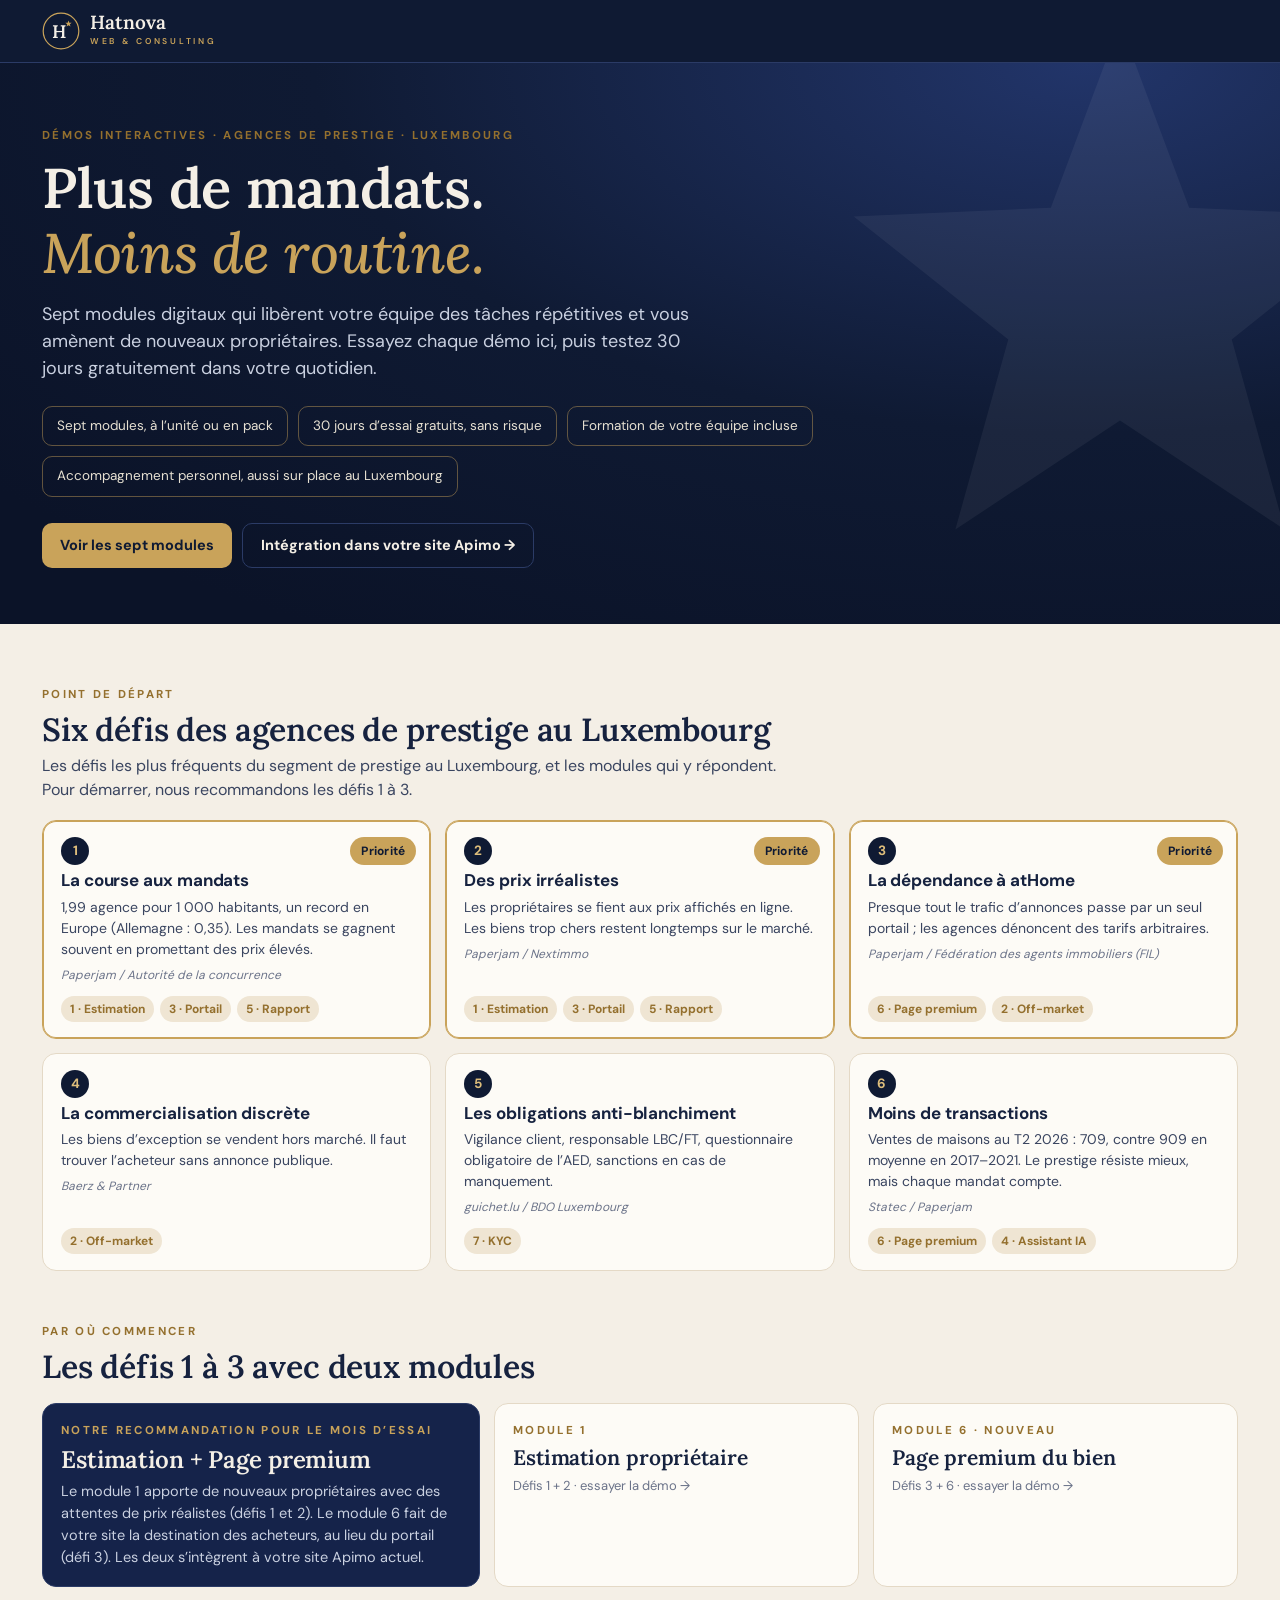
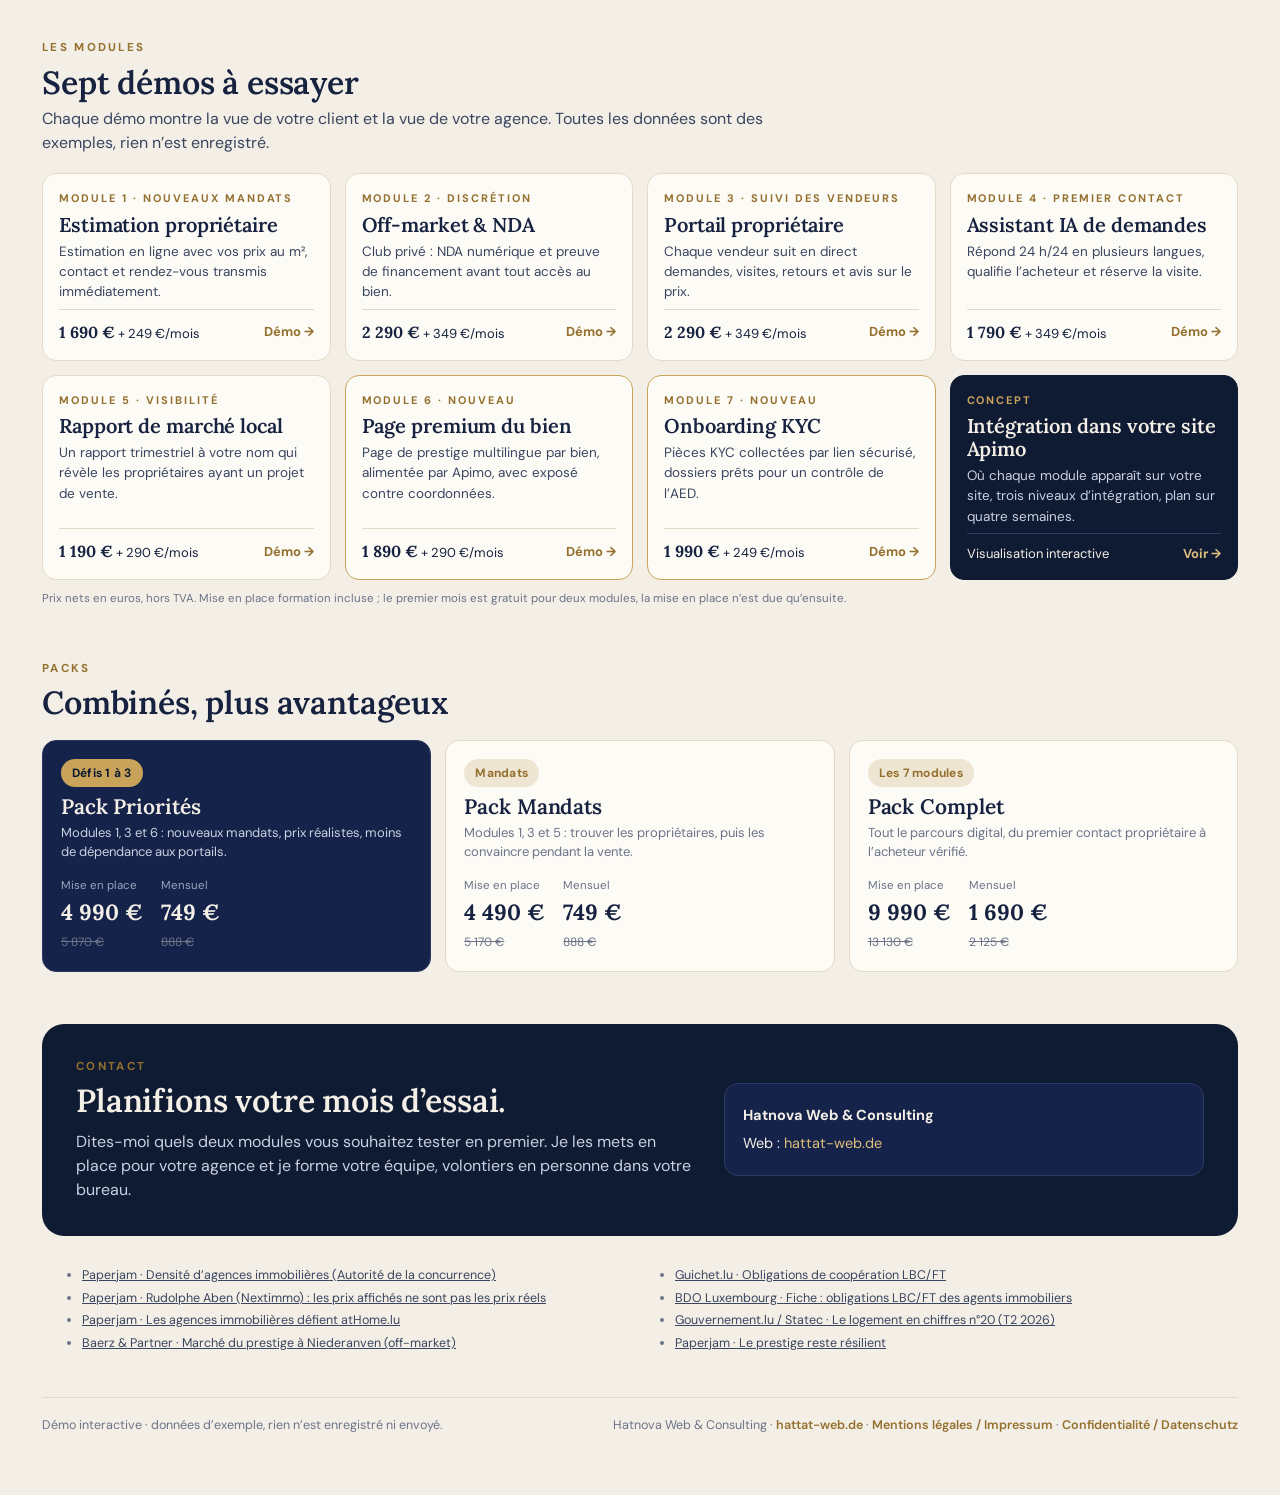
<file: index.html>
<!DOCTYPE html>
<html lang="fr">
<head>
<meta charset="utf-8">
<meta http-equiv="Content-Security-Policy" content="default-src 'none'; script-src 'self'; style-src 'self' 'unsafe-inline'; img-src 'self' data:; font-src 'self'; connect-src 'none'; media-src 'none'; object-src 'none'; frame-src 'none'; worker-src 'none'; manifest-src 'none'; base-uri 'none'; form-action 'none'; upgrade-insecure-requests">
<meta name="referrer" content="no-referrer">
<meta name="robots" content="noindex, nofollow, noarchive">
<link rel="icon" href="assets/favicon.svg" type="image/svg+xml">

<meta name="viewport" content="width=device-width, initial-scale=1">
<title>Hatnova · Démos des modules pour agences de prestige au Luxembourg</title>
<meta name="description" content="Sept modules digitaux pour agences immobilières de prestige au Luxembourg : démos interactives, défis du marché, intégration Apimo.">
<link rel="stylesheet" href="assets/hatnova.css">
<style>
  .hero{background:radial-gradient(110% 120% at 85% 0%,#22356a 0%,var(--navy) 55%,#0b1328 100%);color:var(--cream);position:relative;overflow:hidden}
  .hero::after{content:"";position:absolute;right:-120px;top:-40px;width:560px;height:560px;opacity:.05;background:no-repeat center/contain url("data:image/svg+xml,%3Csvg xmlns='http://www.w3.org/2000/svg' viewBox='-10 -10 20 20'%3E%3Cpath fill='%23fff' d='M0,-10 L2.47,-3.4 L9.51,-3.09 L3.99,1.3 L5.88,8.09 L0,4.2 L-5.88,8.09 L-3.99,1.3 L-9.51,-3.09 L-2.47,-3.4Z'/%3E%3C/svg%3E")}
  .hero-in{max-width:1240px;margin:0 auto;padding:64px 22px 56px;position:relative;z-index:1}
  .hero h1{font-size:56px;margin:12px 0 16px;color:var(--cream)}
  .hero h1 em{color:var(--gold);font-weight:500}
  .hero p.lead{font-size:18px;color:#c9d0e0;max-width:680px}
  .hero .facts{display:flex;flex-wrap:wrap;gap:10px;margin-top:24px}
  .hero .facts span{border:1px solid rgba(201,163,90,.45);border-radius:10px;padding:9px 14px;font-size:13.5px;color:#e6e0d2}
  .hero .cta{display:flex;flex-wrap:wrap;gap:10px;margin-top:26px}
  section.blk{margin-top:52px}
  section.blk>h2{font-size:32px;margin:8px 0 6px}
  section.blk>p.sub{color:var(--ink-2);max-width:760px}
  .defis{display:grid;grid-template-columns:repeat(3,1fr);gap:14px;margin-top:18px}
  .defi{background:var(--paper);border:1px solid var(--line);border-radius:var(--r);padding:16px 18px;position:relative;display:flex;flex-direction:column;gap:6px}
  .defi.prio{border-color:var(--gold);box-shadow:0 0 0 1px var(--gold) inset}
  .defi .no{width:28px;height:28px;border-radius:50%;background:var(--navy);color:var(--gold-2);font-weight:700;display:grid;place-items:center;font-size:13.5px}
  .defi h3{font-family:var(--sans);font-size:17px;font-weight:700}
  .defi p{font-size:14px;color:var(--ink-2)}
  .defi .src{font-size:12px;color:var(--muted);font-style:italic}
  .defi .sol{margin-top:auto;padding-top:6px;display:flex;flex-wrap:wrap;gap:6px}
  .defi .sol a{font-size:12px;font-weight:700;text-decoration:none;background:var(--sand);color:var(--gold-d);padding:4px 9px;border-radius:99px}
  .defi .sol a:hover{background:var(--gold);color:var(--navy)}
  .defi .badge{position:absolute;right:14px;top:16px}
  .start{display:grid;grid-template-columns:1.2fr 1fr 1fr;gap:14px;margin-top:18px;align-items:stretch}
  .start .card.dark h3{font-size:24px;color:var(--cream);margin:6px 0 8px}
  .start .card.dark p{color:#c9d0e0;font-size:14.5px}
  .start a.card{text-decoration:none;display:flex;flex-direction:column;gap:6px;transition:transform .15s}
  .start a.card:hover{transform:translateY(-2px)}
  .mods{display:grid;grid-template-columns:repeat(4,1fr);gap:14px;margin-top:18px}
  .mcard{background:var(--paper);border:1px solid var(--line);border-radius:var(--r);padding:16px;text-decoration:none;display:flex;flex-direction:column;gap:6px;transition:transform .15s,box-shadow .15s}
  .mcard:hover{transform:translateY(-3px);box-shadow:var(--shadow)}
  .mcard .n{font-size:11px;letter-spacing:.18em;text-transform:uppercase;color:var(--gold-d);font-weight:700}
  .mcard h3{font-size:20px}
  .mcard p{font-size:13.5px;color:var(--ink-2)}
  .mcard .pr{margin-top:auto;padding-top:10px;border-top:1px solid var(--line);display:flex;justify-content:space-between;align-items:center;font-size:13px}
  .mcard .pr b{font-family:var(--serif);font-size:16px}
  .mcard .go{color:var(--gold-d);font-weight:700}
  .mcard.new{border-color:var(--gold)}
  .mcard.int{background:var(--navy);color:var(--cream);border-color:var(--navy)}
  .mcard.int h3{color:var(--cream)}.mcard.int p{color:#c9d0e0}.mcard.int .n{color:var(--gold)}.mcard.int .pr{border-color:var(--navy-line)}.mcard.int .go{color:var(--gold-2)}
  .packs{display:grid;grid-template-columns:repeat(3,1fr);gap:14px;margin-top:18px}
  .packs .card h3{font-size:21px;margin:8px 0 4px}
  .packs .card .p{display:flex;gap:18px;margin-top:10px}
  .packs .card .p b{font-family:var(--serif);font-size:22px;display:block}
  .packs .card .p small{font-size:11.5px;color:var(--muted)}
  .packs .card.dark .p small{color:#9aa4bd}
  .packs s{font-size:12px;color:var(--muted)}
  .contact{margin-top:52px;background:var(--navy);color:var(--cream);border-radius:22px;padding:34px;display:grid;grid-template-columns:1.3fr 1fr;gap:24px;align-items:center}
  .contact h2{font-size:32px;color:var(--cream)}
  .contact p{color:#c9d0e0}
  .contact .card{background:var(--navy-2);border-color:var(--navy-line);color:var(--cream);font-size:14.5px;line-height:1.9}
  .contact .card a{color:var(--gold-2);text-decoration:none}
  .srcs{font-size:12.5px;color:var(--muted);margin-top:30px;columns:2;gap:30px}
  .srcs a{color:var(--ink-2)}
  .srcs li{margin-bottom:4px;break-inside:avoid}
  @media (max-width:1080px){.mods{grid-template-columns:repeat(2,1fr)}.defis{grid-template-columns:repeat(2,1fr)}.start{grid-template-columns:1fr}}
  @media (max-width:640px){.hero h1{font-size:36px}.hero-in{padding:40px 16px}.mods,.defis,.packs{grid-template-columns:1fr}.contact{grid-template-columns:1fr;padding:22px}.srcs{columns:1}}
</style>
</head>
<body>
<header class="topbar"><div class="topbar-in"><a class="brand" href="index.html"><svg viewBox="0 0 48 48" aria-hidden="true"><circle cx="24" cy="24" r="22.5" fill="none" stroke="#c9a35a" stroke-width="1.5"/><text x="21.5" y="32.5" text-anchor="middle" font-family="Lora,Georgia,serif" font-size="23" font-weight="600" fill="#f4efe6">H</text><path transform="translate(33.5 15) scale(.42)" fill="#c9a35a" d="M0,-10 L2.47,-3.4 L9.51,-3.09 L3.99,1.3 L5.88,8.09 L0,4.2 L-5.88,8.09 L-3.99,1.3 L-9.51,-3.09 L-2.47,-3.4Z"/></svg><span><b>Hatnova</b><small>WEB &amp; CONSULTING</small></span></a><div class="sp"></div></div></header>
<div class="hero"><div class="hero-in">
  <div class="eyebrow">Démos interactives · agences de prestige · Luxembourg</div>
  <h1>Plus de mandats.<br><em>Moins de routine.</em></h1>
  <p class="lead">Sept modules digitaux qui libèrent votre équipe des tâches répétitives et vous amènent de nouveaux propriétaires. Essayez chaque démo ici, puis testez 30 jours gratuitement dans votre quotidien.</p>
  <div class="facts"><span>Sept modules, à l’unité ou en pack</span><span>30 jours d’essai gratuits, sans risque</span><span>Formation de votre équipe incluse</span><span>Accompagnement personnel, aussi sur place au Luxembourg</span></div>
  <div class="cta"><a class="btn btn-gold" href="#modules">Voir les sept modules</a><a class="btn btn-ghost on-dark" href="integration-apimo/index.html">Intégration dans votre site Apimo →</a></div>
</div></div>

<main class="wrap" style="padding-top:10px">
  <section class="blk" id="defis">
    <div class="eyebrow">Point de départ</div>
    <h2>Six défis des agences de prestige au Luxembourg</h2>
    <p class="sub">Les défis les plus fréquents du segment de prestige au Luxembourg, et les modules qui y répondent. Pour démarrer, nous recommandons les défis 1 à 3.</p>
    <div class="defis">
      <div class="defi prio"><span class="chip badge" style="background:var(--gold);color:var(--navy)">Priorité</span><span class="no">1</span><h3>La course aux mandats</h3><p>1,99 agence pour 1 000 habitants, un record en Europe (Allemagne : 0,35). Les mandats se gagnent souvent en promettant des prix élevés.</p><span class="src">Paperjam / Autorité de la concurrence</span>
        <div class="sol"><a href="estimation/index.html">1 · Estimation</a><a href="portail-proprietaire/index.html">3 · Portail</a><a href="rapport-marche/index.html">5 · Rapport</a></div></div>
      <div class="defi prio"><span class="chip badge" style="background:var(--gold);color:var(--navy)">Priorité</span><span class="no">2</span><h3>Des prix irréalistes</h3><p>Les propriétaires se fient aux prix affichés en ligne. Les biens trop chers restent longtemps sur le marché.</p><span class="src">Paperjam / Nextimmo</span>
        <div class="sol"><a href="estimation/index.html">1 · Estimation</a><a href="portail-proprietaire/index.html">3 · Portail</a><a href="rapport-marche/index.html">5 · Rapport</a></div></div>
      <div class="defi prio"><span class="chip badge" style="background:var(--gold);color:var(--navy)">Priorité</span><span class="no">3</span><h3>La dépendance à atHome</h3><p>Presque tout le trafic d’annonces passe par un seul portail ; les agences dénoncent des tarifs arbitraires.</p><span class="src">Paperjam / Fédération des agents immobiliers (FIL)</span>
        <div class="sol"><a href="page-premium/index.html">6 · Page premium</a><a href="off-market/index.html">2 · Off-market</a></div></div>
      <div class="defi"><span class="no">4</span><h3>La commercialisation discrète</h3><p>Les biens d’exception se vendent hors marché. Il faut trouver l’acheteur sans annonce publique.</p><span class="src">Baerz &amp; Partner</span>
        <div class="sol"><a href="off-market/index.html">2 · Off-market</a></div></div>
      <div class="defi"><span class="no">5</span><h3>Les obligations anti-blanchiment</h3><p>Vigilance client, responsable LBC/FT, questionnaire obligatoire de l’AED, sanctions en cas de manquement.</p><span class="src">guichet.lu / BDO Luxembourg</span>
        <div class="sol"><a href="kyc/index.html">7 · KYC</a></div></div>
      <div class="defi"><span class="no">6</span><h3>Moins de transactions</h3><p>Ventes de maisons au T2 2026 : 709, contre 909 en moyenne en 2017–2021. Le prestige résiste mieux, mais chaque mandat compte.</p><span class="src">Statec / Paperjam</span>
        <div class="sol"><a href="page-premium/index.html">6 · Page premium</a><a href="assistant-ia/index.html">4 · Assistant IA</a></div></div>
    </div>
  </section>

  <section class="blk">
    <div class="eyebrow">Par où commencer</div>
    <h2>Les défis 1 à 3 avec deux modules</h2>
    <div class="start">
      <div class="card dark"><div class="eyebrow">Notre recommandation pour le mois d’essai</div><h3>Estimation + Page premium</h3><p>Le module 1 apporte de nouveaux propriétaires avec des attentes de prix réalistes (défis 1 et 2). Le module 6 fait de votre site la destination des acheteurs, au lieu du portail (défi 3). Les deux s’intègrent à votre site Apimo actuel.</p></div>
      <a class="card" href="estimation/index.html"><span class="eyebrow">Module 1</span><h3 style="font-size:21px">Estimation propriétaire</h3><p class="small muted">Défis 1 + 2 · essayer la démo →</p></a>
      <a class="card" href="page-premium/index.html"><span class="eyebrow">Module 6 · nouveau</span><h3 style="font-size:21px">Page premium du bien</h3><p class="small muted">Défis 3 + 6 · essayer la démo →</p></a>
    </div>
  </section>

  <section class="blk" id="modules">
    <div class="eyebrow">Les modules</div>
    <h2>Sept démos à essayer</h2>
    <p class="sub">Chaque démo montre la vue de votre client et la vue de votre agence. Toutes les données sont des exemples, rien n’est enregistré.</p>
    <div class="mods">
      <a class="mcard" href="estimation/index.html"><span class="n">Module 1 · Nouveaux mandats</span><h3>Estimation propriétaire</h3><p>Estimation en ligne avec vos prix au m², contact et rendez-vous transmis immédiatement.</p><div class="pr"><span><b>1 690 €</b> + 249 €/mois</span><span class="go">Démo →</span></div></a>
      <a class="mcard" href="off-market/index.html"><span class="n">Module 2 · Discrétion</span><h3>Off-market &amp; NDA</h3><p>Club privé : NDA numérique et preuve de financement avant tout accès au bien.</p><div class="pr"><span><b>2 290 €</b> + 349 €/mois</span><span class="go">Démo →</span></div></a>
      <a class="mcard" href="portail-proprietaire/index.html"><span class="n">Module 3 · Suivi des vendeurs</span><h3>Portail propriétaire</h3><p>Chaque vendeur suit en direct demandes, visites, retours et avis sur le prix.</p><div class="pr"><span><b>2 290 €</b> + 349 €/mois</span><span class="go">Démo →</span></div></a>
      <a class="mcard" href="assistant-ia/index.html"><span class="n">Module 4 · Premier contact</span><h3>Assistant IA de demandes</h3><p>Répond 24 h/24 en plusieurs langues, qualifie l’acheteur et réserve la visite.</p><div class="pr"><span><b>1 790 €</b> + 349 €/mois</span><span class="go">Démo →</span></div></a>
      <a class="mcard" href="rapport-marche/index.html"><span class="n">Module 5 · Visibilité</span><h3>Rapport de marché local</h3><p>Un rapport trimestriel à votre nom qui révèle les propriétaires ayant un projet de vente.</p><div class="pr"><span><b>1 190 €</b> + 290 €/mois</span><span class="go">Démo →</span></div></a>
      <a class="mcard new" href="page-premium/index.html"><span class="n">Module 6 · Nouveau</span><h3>Page premium du bien</h3><p>Page de prestige multilingue par bien, alimentée par Apimo, avec exposé contre coordonnées.</p><div class="pr"><span><b>1 890 €</b> + 290 €/mois</span><span class="go">Démo →</span></div></a>
      <a class="mcard new" href="kyc/index.html"><span class="n">Module 7 · Nouveau</span><h3>Onboarding KYC</h3><p>Pièces KYC collectées par lien sécurisé, dossiers prêts pour un contrôle de l’AED.</p><div class="pr"><span><b>1 990 €</b> + 249 €/mois</span><span class="go">Démo →</span></div></a>
      <a class="mcard int" href="integration-apimo/index.html"><span class="n">Concept</span><h3>Intégration dans votre site Apimo</h3><p>Où chaque module apparaît sur votre site, trois niveaux d’intégration, plan sur quatre semaines.</p><div class="pr"><span>Visualisation interactive</span><span class="go">Voir →</span></div></a>
    </div>
    <p class="xs muted" style="margin-top:10px">Prix nets en euros, hors TVA. Mise en place formation incluse ; le premier mois est gratuit pour deux modules, la mise en place n’est due qu’ensuite.</p>
  </section>

  <section class="blk">
    <div class="eyebrow">Packs</div>
    <h2>Combinés, plus avantageux</h2>
    <div class="packs">
      <div class="card dark"><span class="chip" style="background:var(--gold);color:var(--navy)">Défis 1 à 3</span><h3 style="color:var(--cream)">Pack Priorités</h3><p class="small" style="color:#c9d0e0">Modules 1, 3 et 6 : nouveaux mandats, prix réalistes, moins de dépendance aux portails.</p>
        <div class="p"><div><small>Mise en place</small><b>4 990 €</b><s>5 870 €</s></div><div><small>Mensuel</small><b>749 €</b><s>888 €</s></div></div></div>
      <div class="card"><span class="chip">Mandats</span><h3>Pack Mandats</h3><p class="small muted">Modules 1, 3 et 5 : trouver les propriétaires, puis les convaincre pendant la vente.</p>
        <div class="p"><div><small>Mise en place</small><b>4 490 €</b><s>5 170 €</s></div><div><small>Mensuel</small><b>749 €</b><s>888 €</s></div></div></div>
      <div class="card"><span class="chip">Les 7 modules</span><h3>Pack Complet</h3><p class="small muted">Tout le parcours digital, du premier contact propriétaire à l’acheteur vérifié.</p>
        <div class="p"><div><small>Mise en place</small><b>9 990 €</b><s>13 130 €</s></div><div><small>Mensuel</small><b>1 690 €</b><s>2 125 €</s></div></div></div>
    </div>
  </section>

  <div class="contact">
    <div><div class="eyebrow">Contact</div><h2 style="margin-top:8px">Planifions votre mois d’essai.</h2><p style="margin-top:10px">Dites-moi quels deux modules vous souhaitez tester en premier. Je les mets en place pour votre agence et je forme votre équipe, volontiers en personne dans votre bureau.</p></div>
    <div class="card"><b>Hatnova Web &amp; Consulting</b><br>Web : <a href="https://hattat-web.de/" rel="noopener noreferrer">hattat-web.de</a></div>
  </div>

  <ul class="srcs">
    <li><a href="https://paperjam.lu/article/trop-agences-immobilieres-sure" rel="noopener noreferrer">Paperjam · Densité d’agences immobilières (Autorité de la concurrence)</a></li>
    <li><a href="https://paperjam.lu/article/rudophe-aben-les-prix-affiches-ne-sont-pas-les-prix-reels" rel="noopener noreferrer">Paperjam · Rudolphe Aben (Nextimmo) : les prix affichés ne sont pas les prix réels</a></li>
    <li><a href="https://paperjam.lu/article/les-agences-immobilieres-defient-athome-lu" rel="noopener noreferrer">Paperjam · Les agences immobilières défient atHome.lu</a></li>
    <li><a href="https://www.baerz.com/en/niederanven" rel="noopener noreferrer">Baerz &amp; Partner · Marché du prestige à Niederanven (off-market)</a></li>
    <li><a href="https://guichet.public.lu/fr/entreprises/gestion-juridique-comptabilite/gestion-financiere-comptabilite/lutte-contre-blanchiment/obligation-cooperation-lutte-blanchiment.html" rel="noopener noreferrer">Guichet.lu · Obligations de coopération LBC/FT</a></li>
    <li><a href="https://www.bdo.lu/getattachment/d8161b40-8348-4092-af70-441ccb14c2e9/fact_sheet_le_secteur_de_l_immobilier_fr.pdf" rel="noopener noreferrer">BDO Luxembourg · Fiche : obligations LBC/FT des agents immobiliers</a></li>
    <li><a href="https://gouvernement.lu/fr/actualites/toutes_actualites/communiques/2026/09-septembre/24-logement-en-chiffres-n20.html" rel="noopener noreferrer">Gouvernement.lu / Statec · Le logement en chiffres n°20 (T2 2026)</a></li>
    <li><a href="https://en.paperjam.lu/article/luxury-property-staying-resilient-while-reinventing-itself" rel="noopener noreferrer">Paperjam · Le prestige reste résilient</a></li>
  </ul>
<footer class="foot"><span>Démo interactive · données d’exemple, rien n’est enregistré ni envoyé.</span><span>Hatnova Web &amp; Consulting · <a href="https://hattat-web.de/" rel="noopener noreferrer">hattat-web.de</a> · <a href="https://hattat-web.de/impressum.html" rel="noopener noreferrer">Mentions légales / Impressum</a> · <a href="https://hattat-web.de/datenschutz.html" rel="noopener noreferrer">Confidentialité / Datenschutz</a></span></footer>
</main>
<script src="assets/hatnova.js" defer></script>
</body>
</html>
</file>
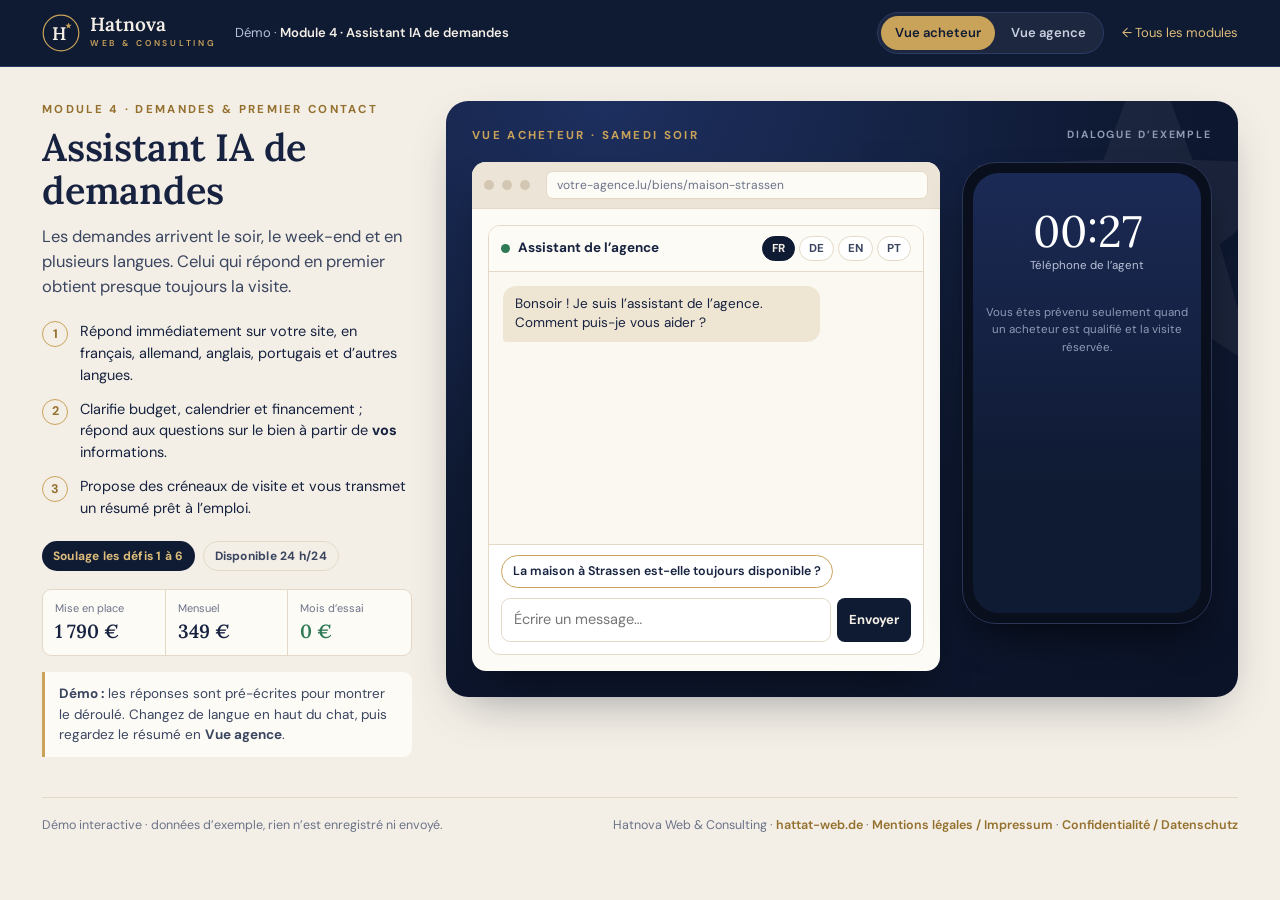
<file: assistant-ia/index.html>
<!DOCTYPE html>
<html lang="fr">
<head>
<meta charset="utf-8">
<meta http-equiv="Content-Security-Policy" content="default-src 'none'; script-src 'self'; style-src 'self' 'unsafe-inline'; img-src 'self' data:; font-src 'self'; connect-src 'none'; media-src 'none'; object-src 'none'; frame-src 'none'; worker-src 'none'; manifest-src 'none'; base-uri 'none'; form-action 'none'; upgrade-insecure-requests">
<meta name="referrer" content="no-referrer">
<meta name="robots" content="noindex, nofollow, noarchive">
<link rel="icon" href="../assets/favicon.svg" type="image/svg+xml">

<meta name="viewport" content="width=device-width, initial-scale=1">
<title>Module 4 · Assistant IA de demandes — Démo Hatnova</title>
<meta name="description" content="Démo interactive : assistant multilingue qui répond aux demandes, qualifie les acheteurs et propose des visites.">
<link rel="stylesheet" href="../assets/hatnova.css">
<style>
  .chat{display:flex;flex-direction:column;height:430px;border:1px solid var(--line);border-radius:12px;background:#fff;overflow:hidden}
  .chat-head{display:flex;align-items:center;gap:8px;padding:10px 12px;border-bottom:1px solid var(--line);background:var(--paper)}
  .chat-head b{font-size:13.5px;flex:1}
  .lang{display:flex;gap:4px}
  .lang button{border:1px solid var(--line);background:#fff;border-radius:99px;padding:3px 9px;font-size:11.5px;font-weight:700;cursor:pointer;color:var(--ink-2)}
  .lang button.on{background:var(--navy);color:var(--cream);border-color:var(--navy)}
  .msgs{flex:1;overflow:auto;padding:14px;display:flex;flex-direction:column;gap:8px;background:#fbf8f2}
  .m{max-width:78%;padding:9px 12px;border-radius:13px;font-size:13.5px;line-height:1.4;animation:fade .25s ease}
  .m.bot{background:var(--sand);align-self:flex-start;border-bottom-left-radius:4px}
  .m.me{background:var(--navy);color:var(--cream);align-self:flex-end;border-bottom-right-radius:4px}
  .typing{align-self:flex-start;background:var(--sand);border-radius:13px;padding:10px 14px;display:flex;gap:4px}
  .typing i{width:6px;height:6px;border-radius:50%;background:var(--muted);animation:blink 1s infinite}
  .typing i:nth-child(2){animation-delay:.15s}.typing i:nth-child(3){animation-delay:.3s}
  @keyframes blink{0%,100%{opacity:.25}50%{opacity:1}}
  .quick{display:flex;flex-wrap:wrap;gap:6px;padding:10px 12px;border-top:1px solid var(--line)}
  .quick button{border:1px solid var(--gold);background:#fff;color:var(--ink);border-radius:99px;padding:6px 11px;font-size:12.5px;cursor:pointer;font-weight:600}
  .quick button:hover{background:#fbf3e3}
  .inputrow{display:flex;gap:6px;padding:0 12px 12px}
  .sum{border:1px solid var(--gold);background:#fbf3e3;border-radius:12px;padding:14px}
  .sum dl{display:grid;grid-template-columns:130px 1fr;gap:4px 10px;margin:8px 0 0;font-size:13.5px}
  .sum dt{color:var(--muted)}
  .sum dd{margin:0;font-weight:600}
  .kb .li label{display:flex;align-items:center;gap:8px;cursor:pointer}
</style>
</head>
<body>
<header class="topbar"><div class="topbar-in"><a class="brand" href="../index.html"><svg viewBox="0 0 48 48" aria-hidden="true"><circle cx="24" cy="24" r="22.5" fill="none" stroke="#c9a35a" stroke-width="1.5"/><text x="21.5" y="32.5" text-anchor="middle" font-family="Lora,Georgia,serif" font-size="23" font-weight="600" fill="#f4efe6">H</text><path transform="translate(33.5 15) scale(.42)" fill="#c9a35a" d="M0,-10 L2.47,-3.4 L9.51,-3.09 L3.99,1.3 L5.88,8.09 L0,4.2 L-5.88,8.09 L-3.99,1.3 L-9.51,-3.09 L-2.47,-3.4Z"/></svg><span><b>Hatnova</b><small>WEB &amp; CONSULTING</small></span></a><div class="crumb">Démo · <b>Module 4 · Assistant IA de demandes</b></div><div class="sp"></div><div class="seg" role="group" aria-label="Vue"><button type="button" data-set-view="client" class="on" aria-pressed="true">Vue acheteur</button><button type="button" data-set-view="agence" aria-pressed="false">Vue agence</button></div><a class="toplink" href="../index.html">← Tous les modules</a></div></header>
<main class="wrap">
 <div class="mod">
  <section class="intro">
    <div class="eyebrow">Module 4 · Demandes &amp; premier contact</div>
    <h1>Assistant IA de demandes</h1>
    <p class="lead">Les demandes arrivent le soir, le week-end et en plusieurs langues. Celui qui répond en premier obtient presque toujours la visite.</p>
    <ol class="steps">
      <li><span>1</span><div>Répond immédiatement sur votre site, en français, allemand, anglais, portugais et d’autres langues.</div></li>
      <li><span>2</span><div>Clarifie budget, calendrier et financement ; répond aux questions sur le bien à partir de <b>vos</b> informations.</div></li>
      <li><span>3</span><div>Propose des créneaux de visite et vous transmet un résumé prêt à l’emploi.</div></li>
    </ol>
    <div class="chips"><span class="chip navy">Soulage les défis 1 à 6</span><span class="chip ghost">Disponible 24 h/24</span></div>
    <div class="pricebox"><div><small>Mise en place</small><b>1 790 €</b></div><div><small>Mensuel</small><b>349 €</b></div><div class="free"><small>Mois d’essai</small><b>0 €</b></div></div>
    <p class="note"><b>Démo :</b> les réponses sont pré-écrites pour montrer le déroulé. Changez de langue en haut du chat, puis regardez le résumé en <b>Vue agence</b>.</p>
  </section>

  <section>
   <div class="stage" data-view="client">
    <div class="stage-head"><span class="eyebrow">Vue acheteur · samedi soir</span><span class="sp"></span><span class="sample">Dialogue d’exemple</span></div>
    <div class="split">
     <div class="browser">
      <div class="browser-bar"><i></i><i></i><i></i><div class="url">votre-agence.lu/biens/maison-strassen</div></div>
      <div class="browser-body" style="padding:16px">
        <div class="chat">
          <div class="chat-head"><span class="tick ok" style="width:9px;height:9px"></span><b>Assistant de l’agence</b>
            <div class="lang" id="langs"><button data-l="fr" class="on">FR</button><button data-l="de">DE</button><button data-l="en">EN</button><button data-l="pt">PT</button></div></div>
          <div class="msgs" id="msgs"></div>
          <div class="quick" id="quick"></div>
          <form class="inputrow" id="free"><input class="input" id="freeTxt" placeholder="Écrire un message…"><button class="btn btn-navy btn-sm" type="submit">Envoyer</button></form>
        </div>
      </div>
     </div>
     <div class="phone" aria-label="Téléphone de l’agent">
      <div class="phone-screen">
        <div class="clock" id="clk">22:19</div>
        <div class="date">Téléphone de l’agent</div>
        <div id="notifs"></div>
        <p class="xs" id="hint" style="color:#8f9ab5;text-align:center;margin-top:30px">Vous êtes prévenu seulement quand un acheteur est qualifié et la visite réservée.</p>
      </div>
     </div>
    </div>
   </div>

   <div class="stage hidden" data-view="agence">
    <div class="stage-head"><span class="eyebrow">Vue agence · Demandes qualifiées</span><span class="sp"></span><span class="sample">Données d’exemple</span></div>
    <div class="browser">
      <div class="browser-bar"><i></i><i></i><i></i><div class="url">espace.votre-agence.lu/assistant</div></div>
      <div class="browser-body">
        <div class="kpis" style="margin-bottom:16px">
          <div class="kpi"><b>64 %</b><small>Demandes hors horaires</small></div>
          <div class="kpi"><b>&lt; 10 s</b><small>Délai de réponse</small></div>
          <div class="kpi"><b id="kQ">7</b><small>Acheteurs qualifiés cette semaine</small></div>
        </div>
        <div id="sumBox"><div class="card small muted">Terminez le dialogue en Vue acheteur : le résumé de la demande apparaît ici.</div></div>
        <h3 style="font-size:18px;margin:18px 0 8px">Base de connaissances (vos réponses)</h3>
        <div class="list kb">
          <div class="li"><div class="grow"><b>Charges mensuelles</b><small>« Environ 420 € par mois, chauffage compris. »</small></div><label class="xs"><input type="checkbox" checked> L’assistant répond</label></div>
          <div class="li"><div class="grow"><b>Classe énergétique</b><small>« Classe B, certificat disponible sur demande. »</small></div><label class="xs"><input type="checkbox" checked> L’assistant répond</label></div>
          <div class="li"><div class="grow"><b>Négociation du prix</b><small>Question transmise à l’agent, jamais de réponse automatique.</small></div><label class="xs"><input type="checkbox"> L’assistant répond</label></div>
          <div class="li"><div class="grow"><b>Créneaux de visite</b><small>Synchronisés avec votre agenda.</small></div><label class="xs"><input type="checkbox" checked> L’assistant répond</label></div>
        </div>
      </div>
    </div>
   </div>
  </section>
 </div>
<footer class="foot"><span>Démo interactive · données d’exemple, rien n’est enregistré ni envoyé.</span><span>Hatnova Web &amp; Consulting · <a href="https://hattat-web.de/" rel="noopener noreferrer">hattat-web.de</a> · <a href="https://hattat-web.de/impressum.html" rel="noopener noreferrer">Mentions légales / Impressum</a> · <a href="https://hattat-web.de/datenschutz.html" rel="noopener noreferrer">Confidentialité / Datenschutz</a></span></footer>
</main>
<script src="../assets/hatnova.js" defer></script>
<script src="../assets/js/assistant-ia.js" defer></script>
</body>
</html>
</file>
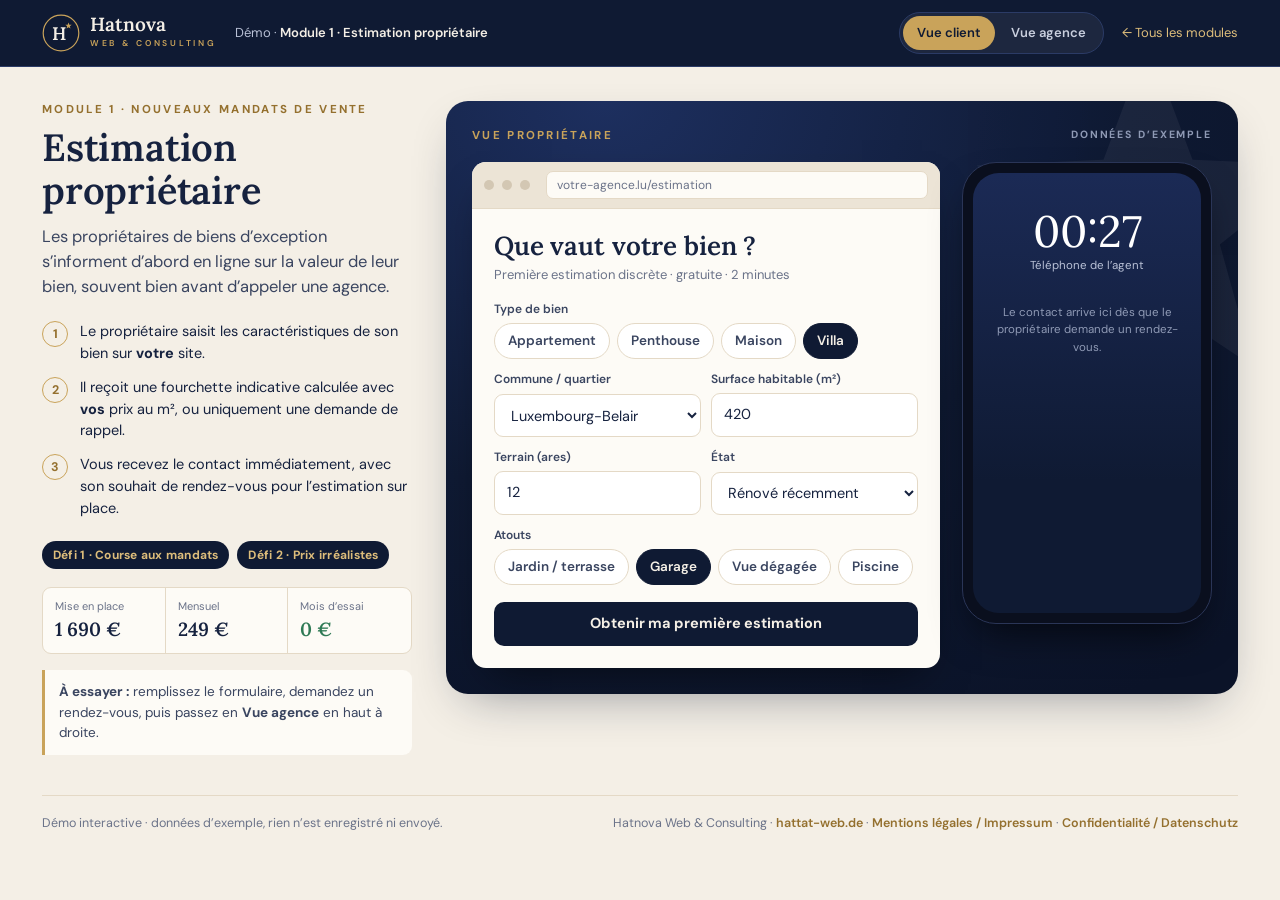
<file: estimation/index.html>
<!DOCTYPE html>
<html lang="fr">
<head>
<meta charset="utf-8">
<meta http-equiv="Content-Security-Policy" content="default-src 'none'; script-src 'self'; style-src 'self' 'unsafe-inline'; img-src 'self' data:; font-src 'self'; connect-src 'none'; media-src 'none'; object-src 'none'; frame-src 'none'; worker-src 'none'; manifest-src 'none'; base-uri 'none'; form-action 'none'; upgrade-insecure-requests">
<meta name="referrer" content="no-referrer">
<meta name="robots" content="noindex, nofollow, noarchive">
<link rel="icon" href="../assets/favicon.svg" type="image/svg+xml">

<meta name="viewport" content="width=device-width, initial-scale=1">
<title>Module 1 · Estimation propriétaire — Démo Hatnova</title>
<meta name="description" content="Démo interactive : estimation en ligne pour propriétaires, avec contact transmis instantanément à l'agence.">
<link rel="stylesheet" href="../assets/hatnova.css">
<style>
  .result{margin-top:16px;border:1px solid var(--gold);background:#fbf3e3;border-radius:12px;padding:14px 16px}
  .result .range{font-family:var(--serif);font-size:30px;font-weight:600;color:var(--ink);margin:2px 0}
  .bar{position:relative;height:8px;border-radius:99px;background:linear-gradient(90deg,#e9dcc0,var(--gold),#e9dcc0);margin:10px 0 4px}
  .bar i{position:absolute;top:-4px;width:3px;height:16px;background:var(--navy);border-radius:2px;left:50%}
  .terr.hidden{display:none}
  .lead-new{background:#fff8e8}
</style>
</head>
<body>
<header class="topbar"><div class="topbar-in"><a class="brand" href="../index.html"><svg viewBox="0 0 48 48" aria-hidden="true"><circle cx="24" cy="24" r="22.5" fill="none" stroke="#c9a35a" stroke-width="1.5"/><text x="21.5" y="32.5" text-anchor="middle" font-family="Lora,Georgia,serif" font-size="23" font-weight="600" fill="#f4efe6">H</text><path transform="translate(33.5 15) scale(.42)" fill="#c9a35a" d="M0,-10 L2.47,-3.4 L9.51,-3.09 L3.99,1.3 L5.88,8.09 L0,4.2 L-5.88,8.09 L-3.99,1.3 L-9.51,-3.09 L-2.47,-3.4Z"/></svg><span><b>Hatnova</b><small>WEB &amp; CONSULTING</small></span></a><div class="crumb">Démo · <b>Module 1 · Estimation propriétaire</b></div><div class="sp"></div><div class="seg" role="group" aria-label="Vue"><button type="button" data-set-view="client" class="on" aria-pressed="true">Vue client</button><button type="button" data-set-view="agence" aria-pressed="false">Vue agence</button></div><a class="toplink" href="../index.html">← Tous les modules</a></div></header>
<main class="wrap">
 <div class="mod">
  <section class="intro">
    <div class="eyebrow">Module 1 · Nouveaux mandats de vente</div>
    <h1>Estimation propriétaire</h1>
    <p class="lead">Les propriétaires de biens d’exception s’informent d’abord en ligne sur la valeur de leur bien, souvent bien avant d’appeler une agence.</p>
    <ol class="steps">
      <li><span>1</span><div>Le propriétaire saisit les caractéristiques de son bien sur <b>votre</b> site.</div></li>
      <li><span>2</span><div>Il reçoit une fourchette indicative calculée avec <b>vos</b> prix au m², ou uniquement une demande de rappel.</div></li>
      <li><span>3</span><div>Vous recevez le contact immédiatement, avec son souhait de rendez-vous pour l’estimation sur place.</div></li>
    </ol>
    <div class="chips"><span class="chip navy">Défi 1 · Course aux mandats</span><span class="chip navy">Défi 2 · Prix irréalistes</span></div>
    <div class="pricebox"><div><small>Mise en place</small><b>1 690 €</b></div><div><small>Mensuel</small><b>249 €</b></div><div class="free"><small>Mois d’essai</small><b>0 €</b></div></div>
    <p class="note"><b>À essayer :</b> remplissez le formulaire, demandez un rendez-vous, puis passez en <b>Vue agence</b> en haut à droite.</p>
  </section>

  <section>
   <!-- ================= VUE CLIENT ================= -->
   <div class="stage" data-view="client">
    <div class="stage-head"><span class="eyebrow">Vue propriétaire</span><span class="sp"></span><span class="sample">Données d’exemple</span></div>
    <div class="split">
     <div class="browser">
      <div class="browser-bar"><i></i><i></i><i></i><div class="url">votre-agence.lu/estimation</div></div>
      <div class="browser-body">
        <h2 style="font-size:26px">Que vaut votre bien&nbsp;?</h2>
        <p class="muted small" style="margin:4px 0 16px">Première estimation discrète · gratuite · 2 minutes</p>
        <form id="estForm" autocomplete="off">
          <div class="field"><label>Type de bien</label>
            <div class="opts" id="typeOpts">
              <button type="button" class="opt" data-v="appartement">Appartement</button>
              <button type="button" class="opt" data-v="penthouse">Penthouse</button>
              <button type="button" class="opt" data-v="maison">Maison</button>
              <button type="button" class="opt on" data-v="villa">Villa</button>
            </div></div>
          <div class="row2">
            <div class="field"><label for="commune">Commune / quartier</label><select id="commune" class="input"></select></div>
            <div class="field"><label for="surf">Surface habitable (m²)</label><input id="surf" class="input" type="number" min="30" max="2000" value="420"></div>
          </div>
          <div class="row2">
            <div class="field terr" id="terrField"><label for="ares">Terrain (ares)</label><input id="ares" class="input" type="number" min="0" max="200" value="12"></div>
            <div class="field"><label>État</label>
              <select id="etat" class="input"><option value="0.85">À rénover</option><option value="1">Bon état</option><option value="1.07" selected>Rénové récemment</option><option value="1.12">Neuf / comme neuf</option></select></div>
          </div>
          <div class="field"><label>Atouts</label>
            <div class="opts" id="extraOpts">
              <button type="button" class="opt" data-v="jardin">Jardin / terrasse</button>
              <button type="button" class="opt on" data-v="garage">Garage</button>
              <button type="button" class="opt" data-v="vue">Vue dégagée</button>
              <button type="button" class="opt" data-v="piscine">Piscine</button>
            </div></div>
          <button class="btn btn-navy btn-block" type="submit" style="margin-top:6px">Obtenir ma première estimation</button>
        </form>

        <div id="resultBox" class="hidden fade-in">
          <div class="result" id="resultRange">
            <div class="eyebrow">Votre fourchette indicative</div>
            <div class="range" id="rangeTxt">–</div>
            <div class="bar"><i></i></div>
            <p class="xs muted" id="rangeSub">Basée sur les prix de l’agence pour ce quartier. Une estimation sur place reste indispensable.</p>
          </div>
          <div class="result hidden" id="resultCall">
            <div class="eyebrow">Merci</div>
            <p style="margin-top:4px">Votre agent vous rappelle sous 24&nbsp;h pour une estimation personnelle et confidentielle.</p>
          </div>
          <form id="leadForm" class="card" style="margin-top:14px" autocomplete="off">
            <h3 style="font-size:18px;margin-bottom:10px">Estimation personnelle sur place</h3>
            <div class="row2">
              <div class="field"><label for="nom">Nom</label><input id="nom" class="input" value="Famille Weber"></div>
              <div class="field"><label for="tel">Téléphone</label><input id="tel" class="input" value="+352 XXX XXX XXX"></div>
            </div>
            <div class="field"><label>Quand vous convient-il&nbsp;?</label>
              <div class="opts" id="slotOpts">
                <button type="button" class="opt on" data-v="Cette semaine">Cette semaine</button>
                <button type="button" class="opt" data-v="Semaine prochaine">Semaine prochaine</button>
                <button type="button" class="opt" data-v="Dans un mois">Dans un mois</button>
              </div></div>
            <label class="check" style="margin:6px 0 12px"><input type="checkbox" checked> J’accepte d’être contacté au sujet de mon bien (RGPD).</label>
            <button class="btn btn-gold btn-block" type="submit">Demander un rendez-vous</button>
          </form>
          <div id="leadDone" class="hidden card fade-in" style="margin-top:14px;border-color:var(--green)">
            <b style="color:var(--green)">✓ Demande envoyée.</b> <span class="small">Votre agent confirme le rendez-vous par téléphone.</span>
          </div>
        </div>
      </div>
     </div>
     <div class="phone" aria-label="Téléphone de l’agent">
      <div class="phone-screen">
        <div class="clock" id="clk">21:47</div>
        <div class="date">Téléphone de l’agent</div>
        <div id="notifs"></div>
        <p class="xs" id="phoneHint" style="color:#8f9ab5;text-align:center;margin-top:30px">Le contact arrive ici dès que le propriétaire demande un rendez-vous.</p>
      </div>
     </div>
    </div>
   </div>

   <!-- ================= VUE AGENCE ================= -->
   <div class="stage hidden" data-view="agence">
    <div class="stage-head"><span class="eyebrow">Vue agence · Tableau de bord</span><span class="sp"></span><span class="sample">Données d’exemple</span></div>
    <div class="browser">
      <div class="browser-bar"><i></i><i></i><i></i><div class="url">espace.votre-agence.lu/estimations</div></div>
      <div class="browser-body">
        <div class="kpis" style="margin-bottom:16px">
          <div class="kpi"><b id="kLeads">6</b><small>Demandes ce mois</small></div>
          <div class="kpi"><b id="kRdv">4</b><small>Rendez-vous d’estimation</small></div>
          <div class="kpi"><b>2</b><small>Mandats signés</small></div>
        </div>
        <h3 style="font-size:18px;margin-bottom:8px">Nouvelles demandes de propriétaires</h3>
        <div class="list" id="leadList"></div>

        <div class="divider"></div>
        <div style="display:flex;align-items:center;gap:12px;flex-wrap:wrap;margin-bottom:10px">
          <h3 style="font-size:18px">Ce que voit le propriétaire</h3><span class="sp" style="flex:1"></span>
          <div class="seg light" id="modeSeg"><button class="on" data-m="range">Fourchette indicative</button><button data-m="call">Rappel uniquement</button></div>
        </div>
        <p class="small muted" style="margin-bottom:12px">Vous décidez : afficher une fourchette (plus de demandes) ou seulement proposer un rappel (plus de contrôle sur le prix annoncé).</p>
        <h3 style="font-size:18px;margin:6px 0 8px">Votre grille de prix (€/m²)</h3>
        <table class="table" id="priceTable"><thead><tr><th>Quartier</th><th class="num">Appartement</th><th class="num">Maison / villa</th></tr></thead><tbody></tbody></table>
        <p class="xs muted" style="margin-top:8px">Modifiez une valeur, puis refaites une estimation en Vue client : le calcul utilise immédiatement votre grille.</p>
      </div>
    </div>
   </div>
  </section>
 </div>
<footer class="foot"><span>Démo interactive · données d’exemple, rien n’est enregistré ni envoyé.</span><span>Hatnova Web &amp; Consulting · <a href="https://hattat-web.de/" rel="noopener noreferrer">hattat-web.de</a> · <a href="https://hattat-web.de/impressum.html" rel="noopener noreferrer">Mentions légales / Impressum</a> · <a href="https://hattat-web.de/datenschutz.html" rel="noopener noreferrer">Confidentialité / Datenschutz</a></span></footer>
</main>
<script src="../assets/hatnova.js" defer></script>
<script src="../assets/js/estimation.js" defer></script>
</body>
</html>
</file>
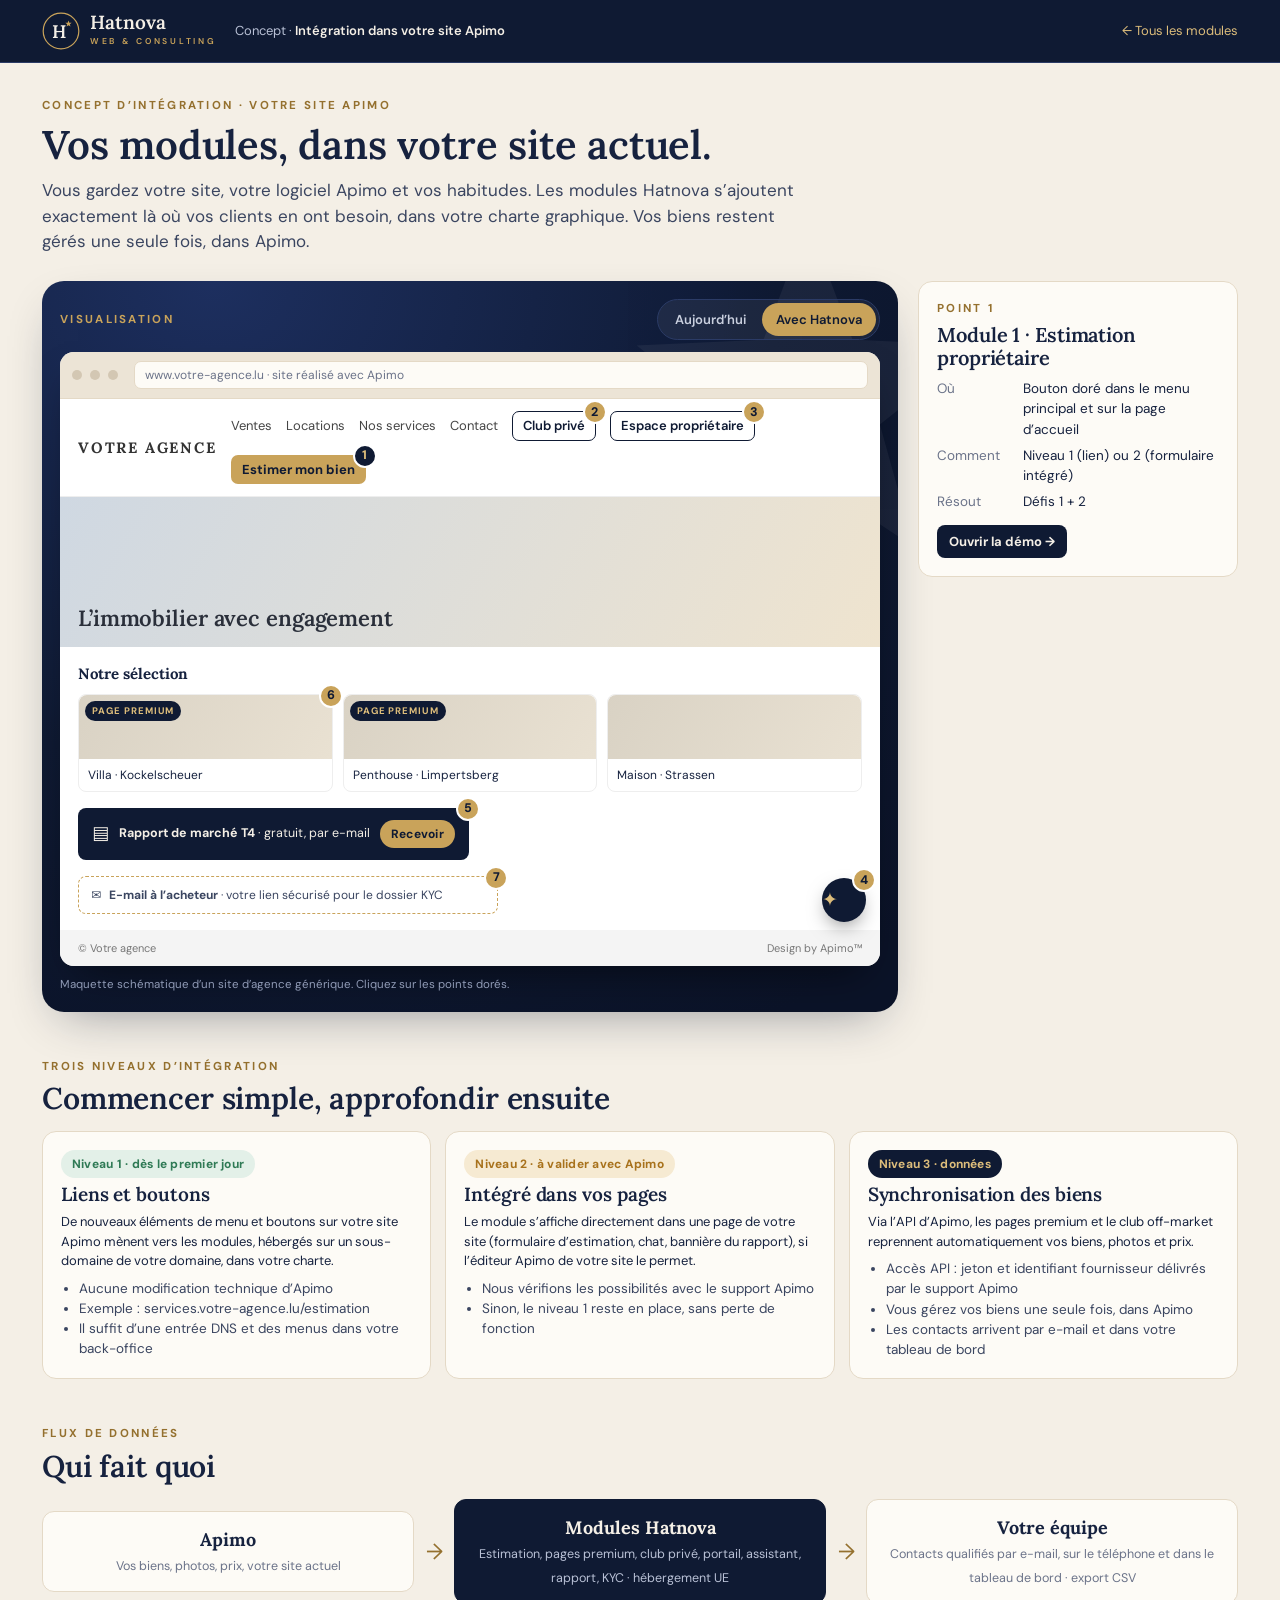
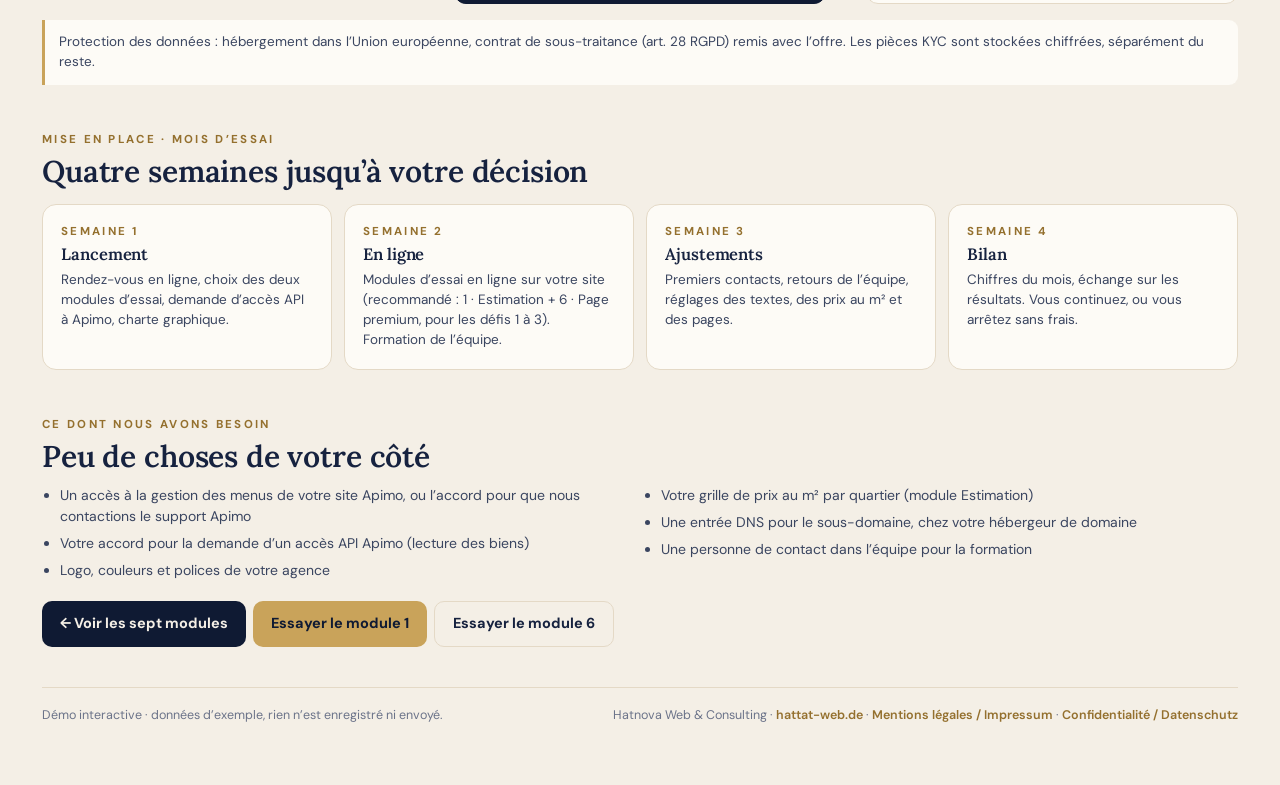
<file: integration-apimo/index.html>
<!DOCTYPE html>
<html lang="fr">
<head>
<meta charset="utf-8">
<meta http-equiv="Content-Security-Policy" content="default-src 'none'; script-src 'self'; style-src 'self' 'unsafe-inline'; img-src 'self' data:; font-src 'self'; connect-src 'none'; media-src 'none'; object-src 'none'; frame-src 'none'; worker-src 'none'; manifest-src 'none'; base-uri 'none'; form-action 'none'; upgrade-insecure-requests">
<meta name="referrer" content="no-referrer">
<meta name="robots" content="noindex, nofollow, noarchive">
<link rel="icon" href="../assets/favicon.svg" type="image/svg+xml">

<meta name="viewport" content="width=device-width, initial-scale=1">
<title>Concept d’intégration Apimo — Démo Hatnova</title>
<meta name="description" content="Concept : intégrer les modules Hatnova dans un site d'agence existant réalisé avec Apimo, sans changer de site ni de logiciel.">
<link rel="stylesheet" href="../assets/hatnova.css">
<style>
  .hero-int h1{font-size:40px;margin:8px 0 10px}
  .hero-int .lead{font-size:17px;color:var(--ink-2);max-width:760px}
  .vis{display:grid;grid-template-columns:minmax(0,1fr) 320px;gap:20px;align-items:start;margin-top:26px}
  .site{background:#fff;color:var(--ink);font-size:13px;position:relative}
  .site .hd{display:flex;align-items:center;gap:14px;padding:12px 18px;border-bottom:1px solid #eee;flex-wrap:wrap}
  .site .logo{font-family:var(--serif);font-weight:700;letter-spacing:.12em;font-size:15px;color:#333}
  .site nav{display:flex;gap:14px;flex:1;flex-wrap:wrap;align-items:center}
  .site nav a,.site nav .nl{text-decoration:none;color:#444}
  .site .add{display:none}
  .after .site .add{display:inline-flex}
  .site .gold{background:var(--gold);color:var(--navy)!important;padding:5px 11px;border-radius:7px;font-weight:700}
  .site .navyb{border:1px solid var(--navy);color:var(--navy)!important;padding:4px 10px;border-radius:7px;font-weight:600}
  .site .hb{height:150px;background:linear-gradient(120deg,#cfd8e2,#efe4cf);display:flex;align-items:flex-end;padding:16px 18px;position:relative}
  .site .hb h4{font-family:var(--serif);font-size:22px;color:#2a2f3a}
  .site .sel{padding:16px 18px}
  .site .cards{display:grid;grid-template-columns:repeat(3,1fr);gap:10px;margin-top:8px}
  .site .c{border:1px solid #eee;border-radius:8px;position:relative}
  .site .c i{display:block;height:64px;border-radius:8px 8px 0 0;background:linear-gradient(120deg,#d9d2c4,#e9e1d2)}
  .site .c div{padding:7px 9px;font-size:12px}
  .site .rib{position:absolute;left:6px;top:6px;background:var(--navy);color:var(--gold-2);font-size:9.5px;font-weight:700;letter-spacing:.1em;padding:3px 7px;border-radius:99px}
  .site .banner{margin:0 18px 16px;border-radius:8px;background:var(--navy);color:var(--cream);padding:12px 14px;display:flex;align-items:center;gap:10px;font-size:12.5px}
  .site .ft{background:#f4f4f4;color:#777;font-size:11px;padding:10px 18px;display:flex;justify-content:space-between}
  .site .bubble{position:absolute;right:14px;bottom:44px;width:44px;height:44px;border-radius:50%;background:var(--navy);color:var(--gold-2);display:grid;place-items:center;font-size:19px;box-shadow:0 8px 20px -6px rgba(0,0,0,.5)}
  .hs{position:absolute;width:24px;height:24px;border-radius:50%;background:var(--gold);color:var(--navy);font-weight:800;font-size:12.5px;display:grid;place-items:center;cursor:pointer;border:2px solid #fff;box-shadow:0 0 0 0 rgba(201,163,90,.7);animation:ring 2s infinite;z-index:3}
  .site .t{position:relative;display:none}
  .after .site .t{display:inline-flex}
  .site .c{position:relative}
  .site .banner{position:relative}
  .site .kycmail{margin:0 18px 16px;border:1px dashed var(--gold);border-radius:8px;padding:9px 12px;font-size:12px;color:var(--ink-2);display:none;gap:8px;align-items:center;position:relative;max-width:420px}
  .after .site .kycmail{display:flex}
  .site .bubble .hs{top:-10px;right:-10px}
  .hs{top:-11px;right:-11px}
  .before .hs{display:none}
  .hs.on{background:var(--navy);color:var(--gold-2)}
  @keyframes ring{0%{box-shadow:0 0 0 0 rgba(201,163,90,.7)}70%{box-shadow:0 0 0 10px rgba(201,163,90,0)}100%{box-shadow:0 0 0 0 rgba(201,163,90,0)}}
  .panel{position:sticky;top:86px}
  .panel .card h3{font-size:20px;margin:6px 0 6px}
  .panel dl{display:grid;grid-template-columns:76px 1fr;gap:6px 10px;font-size:13.5px;margin:10px 0 12px}
  .panel dt{color:var(--muted)}
  .panel dd{margin:0}
  .lv{display:grid;grid-template-columns:repeat(3,1fr);gap:14px;margin-top:16px}
  .lv .card h3{font-size:19px;margin:6px 0 6px}
  .lv .card ul{padding-left:18px;margin:8px 0 0;font-size:13.5px;color:var(--ink-2)}
  .flow{display:grid;grid-template-columns:1fr 40px 1fr 40px 1fr;align-items:center;margin-top:16px}
  .flow .n{background:var(--paper);border:1px solid var(--line);border-radius:12px;padding:14px;text-align:center}
  .flow .n b{font-family:var(--serif);font-size:18px;display:block}
  .flow .n small{color:var(--muted);font-size:12.5px}
  .flow .n.hn{background:var(--navy);color:var(--cream);border-color:var(--navy)}
  .flow .n.hn small{color:#b9c1d6}
  .flow .ar{text-align:center;color:var(--gold-d);font-size:22px}
  .plan{display:grid;grid-template-columns:repeat(4,1fr);gap:12px;margin-top:16px}
  .plan .card .eyebrow{margin-bottom:4px}
  .plan .card h4{font-size:16.5px;margin-bottom:6px}
  .plan .card p{font-size:13.5px;color:var(--ink-2)}
  section.blk{margin-top:46px}
  section.blk>h2{font-size:30px;margin-top:6px}
  .need{columns:2;gap:24px;font-size:14px;color:var(--ink-2);padding-left:18px;margin-top:12px}
  .need li{margin-bottom:6px;break-inside:avoid}
  @media (max-width:980px){.vis{grid-template-columns:1fr}.panel{position:static}.lv,.plan{grid-template-columns:1fr 1fr}.flow{grid-template-columns:1fr;gap:6px}.flow .ar{transform:rotate(90deg)}}
  @media (max-width:640px){.lv,.plan{grid-template-columns:1fr}.site .cards{grid-template-columns:1fr 1fr}.need{columns:1}.hero-int h1{font-size:30px}}
</style>
</head>
<body>
<header class="topbar"><div class="topbar-in"><a class="brand" href="../index.html"><svg viewBox="0 0 48 48" aria-hidden="true"><circle cx="24" cy="24" r="22.5" fill="none" stroke="#c9a35a" stroke-width="1.5"/><text x="21.5" y="32.5" text-anchor="middle" font-family="Lora,Georgia,serif" font-size="23" font-weight="600" fill="#f4efe6">H</text><path transform="translate(33.5 15) scale(.42)" fill="#c9a35a" d="M0,-10 L2.47,-3.4 L9.51,-3.09 L3.99,1.3 L5.88,8.09 L0,4.2 L-5.88,8.09 L-3.99,1.3 L-9.51,-3.09 L-2.47,-3.4Z"/></svg><span><b>Hatnova</b><small>WEB &amp; CONSULTING</small></span></a><div class="crumb">Concept · <b>Intégration dans votre site Apimo</b></div><div class="sp"></div><a class="toplink" href="../index.html">← Tous les modules</a></div></header>
<main class="wrap">
  <section class="hero-int">
    <div class="eyebrow">Concept d’intégration · votre site Apimo</div>
    <h1>Vos modules, dans votre site actuel.</h1>
    <p class="lead">Vous gardez votre site, votre logiciel Apimo et vos habitudes. Les modules Hatnova s’ajoutent exactement là où vos clients en ont besoin, dans votre charte graphique. Vos biens restent gérés une seule fois, dans Apimo.</p>
  </section>

  <div class="vis">
    <div class="stage" style="padding:18px">
      <div class="stage-head" style="margin-bottom:12px"><span class="eyebrow">Visualisation</span><span class="sp"></span>
        <div class="seg" id="ba"><button data-m="before">Aujourd’hui</button><button data-m="after" class="on">Avec Hatnova</button></div></div>
      <div class="browser after" id="frame">
        <div class="browser-bar"><i></i><i></i><i></i><div class="url">www.votre-agence.lu · site réalisé avec Apimo</div></div>
        <div class="site">
          <div class="hd"><span class="logo">VOTRE AGENCE</span>
            <nav><span class="nl">Ventes</span><span class="nl">Locations</span><span class="nl">Nos services</span><span class="nl">Contact</span>
              <span class="t add"><span class="navyb">Club privé</span><span class="hs" data-h="2">2</span></span><span class="t add"><span class="navyb">Espace propriétaire</span><span class="hs" data-h="3">3</span></span><span class="t add"><span class="gold">Estimer mon bien</span><span class="hs" data-h="1">1</span></span></nav></div>
          <div class="hb"><h4>L’immobilier avec engagement</h4></div>
          <div class="sel"><b style="font-family:var(--serif);font-size:15px">Notre sélection</b>
            <div class="cards">
              <div class="c"><span class="rib add">PAGE PREMIUM</span><span class="hs" data-h="6">6</span><i></i><div>Villa · Kockelscheuer</div></div>
              <div class="c"><span class="rib add">PAGE PREMIUM</span><i></i><div>Penthouse · Limpertsberg</div></div>
              <div class="c"><i></i><div>Maison · Strassen</div></div>
            </div></div>
          <div class="banner add"><span style="font-size:18px">▤</span><span style="flex:1"><b>Rapport de marché T4</b> · gratuit, par e-mail</span><span class="chip" style="background:var(--gold);color:var(--navy)">Recevoir</span><span class="hs" data-h="5">5</span></div>
          <div class="kycmail add"><span>✉</span><span><b>E-mail à l’acheteur</b> · votre lien sécurisé pour le dossier KYC</span><span class="hs" data-h="7">7</span></div>
          <div class="ft"><span>© Votre agence</span><span>Design by Apimo™</span></div>
          <div class="bubble add">✦<span class="hs" data-h="4">4</span></div>
        </div>
      </div>
      <p class="xs" style="color:#8f9ab5;margin-top:10px;position:relative;z-index:1">Maquette schématique d’un site d’agence générique. Cliquez sur les points dorés.</p>
    </div>
    <aside class="panel"><div class="card" id="info"></div></aside>
  </div>

  <section class="blk">
    <div class="eyebrow">Trois niveaux d’intégration</div>
    <h2>Commencer simple, approfondir ensuite</h2>
    <div class="lv">
      <div class="card"><span class="chip green">Niveau 1 · dès le premier jour</span><h3>Liens et boutons</h3>
        <p class="small">De nouveaux éléments de menu et boutons sur votre site Apimo mènent vers les modules, hébergés sur un sous-domaine de votre domaine, dans votre charte.</p>
        <ul><li>Aucune modification technique d’Apimo</li><li>Exemple : services.votre-agence.lu/estimation</li><li>Il suffit d’une entrée DNS et des menus dans votre back-office</li></ul></div>
      <div class="card"><span class="chip amber">Niveau 2 · à valider avec Apimo</span><h3>Intégré dans vos pages</h3>
        <p class="small">Le module s’affiche directement dans une page de votre site (formulaire d’estimation, chat, bannière du rapport), si l’éditeur Apimo de votre site le permet.</p>
        <ul><li>Nous vérifions les possibilités avec le support Apimo</li><li>Sinon, le niveau 1 reste en place, sans perte de fonction</li></ul></div>
      <div class="card"><span class="chip navy">Niveau 3 · données</span><h3>Synchronisation des biens</h3>
        <p class="small">Via l’API d’Apimo, les pages premium et le club off-market reprennent automatiquement vos biens, photos et prix.</p>
        <ul><li>Accès API : jeton et identifiant fournisseur délivrés par le support Apimo</li><li>Vous gérez vos biens une seule fois, dans Apimo</li><li>Les contacts arrivent par e-mail et dans votre tableau de bord</li></ul></div>
    </div>
  </section>

  <section class="blk">
    <div class="eyebrow">Flux de données</div>
    <h2>Qui fait quoi</h2>
    <div class="flow">
      <div class="n"><b>Apimo</b><small>Vos biens, photos, prix, votre site actuel</small></div>
      <div class="ar">→</div>
      <div class="n hn"><b>Modules Hatnova</b><small>Estimation, pages premium, club privé, portail, assistant, rapport, KYC · hébergement UE</small></div>
      <div class="ar">→</div>
      <div class="n"><b>Votre équipe</b><small>Contacts qualifiés par e-mail, sur le téléphone et dans le tableau de bord · export CSV</small></div>
    </div>
    <p class="note">Protection des données : hébergement dans l’Union européenne, contrat de sous-traitance (art. 28 RGPD) remis avec l’offre. Les pièces KYC sont stockées chiffrées, séparément du reste.</p>
  </section>

  <section class="blk">
    <div class="eyebrow">Mise en place · mois d’essai</div>
    <h2>Quatre semaines jusqu’à votre décision</h2>
    <div class="plan">
      <div class="card"><div class="eyebrow">Semaine 1</div><h4>Lancement</h4><p>Rendez-vous en ligne, choix des deux modules d’essai, demande d’accès API à Apimo, charte graphique.</p></div>
      <div class="card"><div class="eyebrow">Semaine 2</div><h4>En ligne</h4><p>Modules d’essai en ligne sur votre site (recommandé : 1 · Estimation + 6 · Page premium, pour les défis 1 à 3). Formation de l’équipe.</p></div>
      <div class="card"><div class="eyebrow">Semaine 3</div><h4>Ajustements</h4><p>Premiers contacts, retours de l’équipe, réglages des textes, des prix au m² et des pages.</p></div>
      <div class="card"><div class="eyebrow">Semaine 4</div><h4>Bilan</h4><p>Chiffres du mois, échange sur les résultats. Vous continuez, ou vous arrêtez sans frais.</p></div>
    </div>
  </section>

  <section class="blk">
    <div class="eyebrow">Ce dont nous avons besoin</div>
    <h2>Peu de choses de votre côté</h2>
    <ul class="need">
      <li>Un accès à la gestion des menus de votre site Apimo, ou l’accord pour que nous contactions le support Apimo</li>
      <li>Votre accord pour la demande d’un accès API Apimo (lecture des biens)</li>
      <li>Logo, couleurs et polices de votre agence</li>
      <li>Votre grille de prix au m² par quartier (module Estimation)</li>
      <li>Une entrée DNS pour le sous-domaine, chez votre hébergeur de domaine</li>
      <li>Une personne de contact dans l’équipe pour la formation</li>
    </ul>
    <div class="opts" style="margin-top:20px"><a class="btn btn-navy" href="../index.html">← Voir les sept modules</a><a class="btn btn-gold" href="../estimation/index.html">Essayer le module 1</a><a class="btn btn-ghost" href="../page-premium/index.html">Essayer le module 6</a></div>
  </section>
<footer class="foot"><span>Démo interactive · données d’exemple, rien n’est enregistré ni envoyé.</span><span>Hatnova Web &amp; Consulting · <a href="https://hattat-web.de/" rel="noopener noreferrer">hattat-web.de</a> · <a href="https://hattat-web.de/impressum.html" rel="noopener noreferrer">Mentions légales / Impressum</a> · <a href="https://hattat-web.de/datenschutz.html" rel="noopener noreferrer">Confidentialité / Datenschutz</a></span></footer>
</main>
<script src="../assets/hatnova.js" defer></script>
<script src="../assets/js/integration-apimo.js" defer></script>
</body>
</html>
</file>
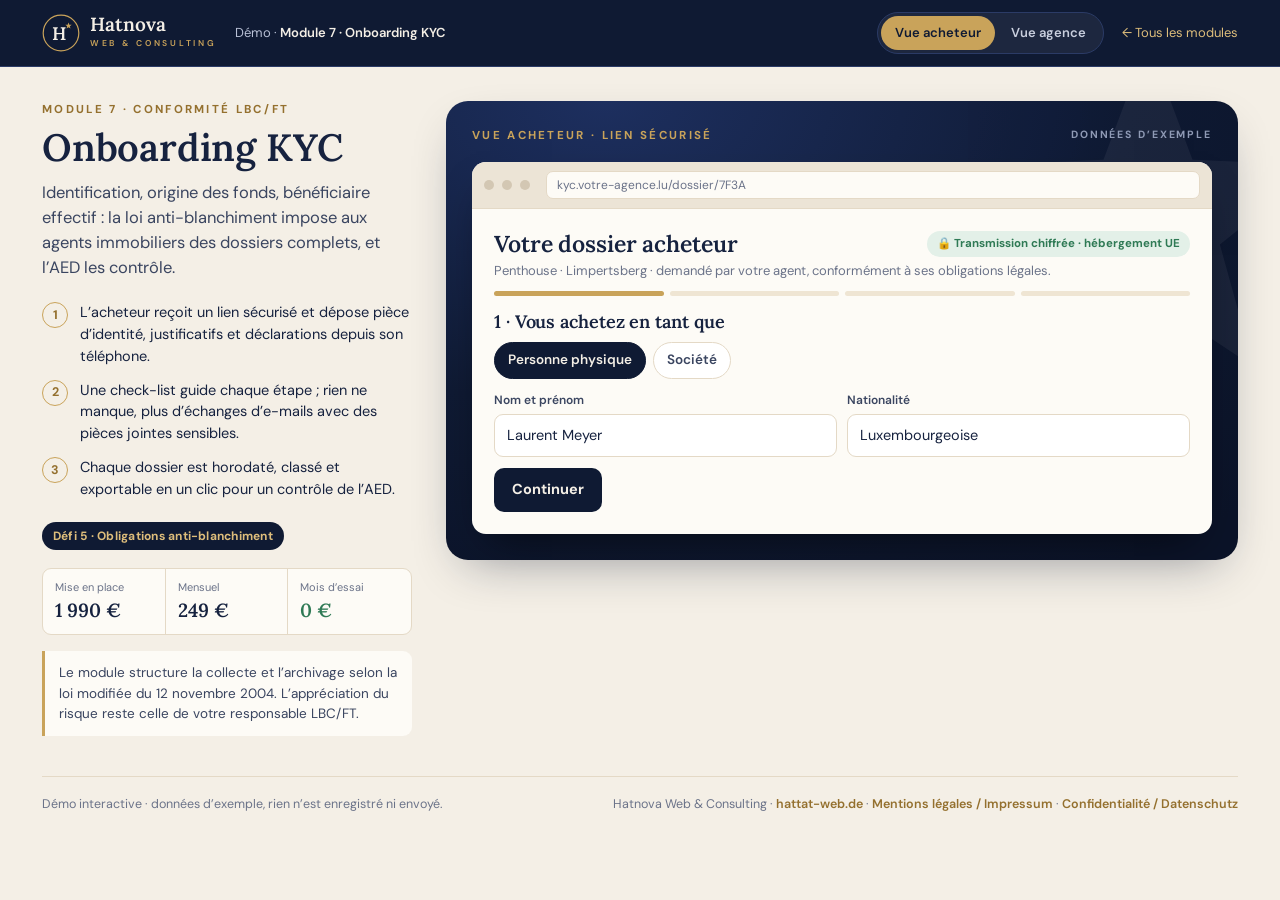
<file: kyc/index.html>
<!DOCTYPE html>
<html lang="fr">
<head>
<meta charset="utf-8">
<meta http-equiv="Content-Security-Policy" content="default-src 'none'; script-src 'self'; style-src 'self' 'unsafe-inline'; img-src 'self' data:; font-src 'self'; connect-src 'none'; media-src 'none'; object-src 'none'; frame-src 'none'; worker-src 'none'; manifest-src 'none'; base-uri 'none'; form-action 'none'; upgrade-insecure-requests">
<meta name="referrer" content="no-referrer">
<meta name="robots" content="noindex, nofollow, noarchive">
<link rel="icon" href="../assets/favicon.svg" type="image/svg+xml">

<meta name="viewport" content="width=device-width, initial-scale=1">
<title>Module 7 · Onboarding KYC — Démo Hatnova</title>
<meta name="description" content="Démo interactive : collecte sécurisée des pièces KYC des acheteurs et dossiers prêts pour un contrôle LBC/FT de l'AED.">
<link rel="stylesheet" href="../assets/hatnova.css">
<style>
  .stepper{display:flex;gap:6px;margin:10px 0 16px}
  .stepper span{flex:1;height:5px;border-radius:99px;background:var(--sand)}
  .stepper span.on{background:var(--gold)}
  .file{display:flex;align-items:center;gap:10px;border:1.5px dashed var(--line);border-radius:10px;padding:11px 12px;background:#fff;font-size:13.5px;cursor:pointer;margin-bottom:9px}
  .file.ok{border-style:solid;border-color:var(--green);background:var(--green-bg)}
  .secure{display:inline-flex;align-items:center;gap:6px;font-size:11.5px;font-weight:700;color:var(--green);background:var(--green-bg);padding:4px 10px;border-radius:99px}
  .dz{display:grid;grid-template-columns:1.2fr 1fr;gap:16px}
  .cl .doc{display:flex;gap:8px;align-items:center;padding:6px 0;border-bottom:1px solid var(--line);font-size:13px}
  .cl .doc:last-child{border-bottom:0}
  .sel{outline:2px solid var(--gold);background:#fff8e8}
  .li{cursor:pointer}
  @media (max-width:760px){.dz{grid-template-columns:1fr}}
</style>
</head>
<body>
<header class="topbar"><div class="topbar-in"><a class="brand" href="../index.html"><svg viewBox="0 0 48 48" aria-hidden="true"><circle cx="24" cy="24" r="22.5" fill="none" stroke="#c9a35a" stroke-width="1.5"/><text x="21.5" y="32.5" text-anchor="middle" font-family="Lora,Georgia,serif" font-size="23" font-weight="600" fill="#f4efe6">H</text><path transform="translate(33.5 15) scale(.42)" fill="#c9a35a" d="M0,-10 L2.47,-3.4 L9.51,-3.09 L3.99,1.3 L5.88,8.09 L0,4.2 L-5.88,8.09 L-3.99,1.3 L-9.51,-3.09 L-2.47,-3.4Z"/></svg><span><b>Hatnova</b><small>WEB &amp; CONSULTING</small></span></a><div class="crumb">Démo · <b>Module 7 · Onboarding KYC</b></div><div class="sp"></div><div class="seg" role="group" aria-label="Vue"><button type="button" data-set-view="client" class="on" aria-pressed="true">Vue acheteur</button><button type="button" data-set-view="agence" aria-pressed="false">Vue agence</button></div><a class="toplink" href="../index.html">← Tous les modules</a></div></header>
<main class="wrap">
 <div class="mod">
  <section class="intro">
    <div class="eyebrow">Module 7 · Conformité LBC/FT</div>
    <h1>Onboarding KYC</h1>
    <p class="lead">Identification, origine des fonds, bénéficiaire effectif : la loi anti-blanchiment impose aux agents immobiliers des dossiers complets, et l’AED les contrôle.</p>
    <ol class="steps">
      <li><span>1</span><div>L’acheteur reçoit un lien sécurisé et dépose pièce d’identité, justificatifs et déclarations depuis son téléphone.</div></li>
      <li><span>2</span><div>Une check-list guide chaque étape ; rien ne manque, plus d’échanges d’e-mails avec des pièces jointes sensibles.</div></li>
      <li><span>3</span><div>Chaque dossier est horodaté, classé et exportable en un clic pour un contrôle de l’AED.</div></li>
    </ol>
    <div class="chips"><span class="chip navy">Défi 5 · Obligations anti-blanchiment</span></div>
    <div class="pricebox"><div><small>Mise en place</small><b>1 990 €</b></div><div><small>Mensuel</small><b>249 €</b></div><div class="free"><small>Mois d’essai</small><b>0 €</b></div></div>
    <p class="note">Le module structure la collecte et l’archivage selon la loi modifiée du 12 novembre 2004. L’appréciation du risque reste celle de votre responsable LBC/FT.</p>
  </section>

  <section>
   <div class="stage" data-view="client">
    <div class="stage-head"><span class="eyebrow">Vue acheteur · lien sécurisé</span><span class="sp"></span><span class="sample">Données d’exemple</span></div>
    <div class="browser">
      <div class="browser-bar"><i></i><i></i><i></i><div class="url">kyc.votre-agence.lu/dossier/7F3A</div></div>
      <div class="browser-body">
        <div style="display:flex;align-items:center;gap:10px;flex-wrap:wrap"><h2 style="font-size:23px">Votre dossier acheteur</h2><span style="flex:1"></span><span class="secure">🔒 Transmission chiffrée · hébergement UE</span></div>
        <p class="small muted" style="margin-top:4px">Penthouse · Limpertsberg · demandé par votre agent, conformément à ses obligations légales.</p>
        <div class="stepper" id="bar"><span class="on"></span><span></span><span></span><span></span></div>

        <div class="k" id="k1">
          <h3 style="font-size:18px;margin-bottom:10px">1 · Vous achetez en tant que</h3>
          <div class="opts" id="who"><button class="opt on" data-v="pp">Personne physique</button><button class="opt" data-v="pm">Société</button></div>
          <div class="row2" style="margin-top:12px"><div class="field"><label>Nom et prénom</label><input class="input" id="kn" value="Laurent Meyer"></div><div class="field"><label>Nationalité</label><input class="input" value="Luxembourgeoise"></div></div>
          <div class="field hidden" id="soc"><label>Société et bénéficiaire(s) effectif(s)</label><input class="input" value="LM Invest S.à r.l. · L. Meyer 100 %"></div>
          <button class="btn btn-navy" data-next="2">Continuer</button>
        </div>
        <div class="k hidden" id="k2">
          <h3 style="font-size:18px;margin-bottom:10px">2 · Pièces d’identité</h3>
          <div class="file" data-f="id"><span class="tick no">+</span><span>Pièce d’identité ou passeport (recto/verso)</span></div>
          <div class="file" data-f="dom"><span class="tick no">+</span><span>Justificatif de domicile de moins de 3 mois</span></div>
          <button class="btn btn-navy" data-next="3" disabled id="n3">Continuer</button>
        </div>
        <div class="k hidden" id="k3">
          <h3 style="font-size:18px;margin-bottom:10px">3 · Origine des fonds</h3>
          <div class="field"><label>Les fonds proviennent principalement de</label><select class="input" id="src"><option>Épargne personnelle</option><option selected>Vente d’un bien immobilier</option><option>Héritage / donation</option><option>Revenus d’entreprise</option><option>Prêt bancaire</option></select></div>
          <div class="file" data-f="fonds"><span class="tick no">+</span><span>Justificatif (par ex. acte de vente, relevé, offre de prêt)</span></div>
          <button class="btn btn-navy" data-next="4" disabled id="n4">Continuer</button>
        </div>
        <div class="k hidden" id="k4">
          <h3 style="font-size:18px;margin-bottom:10px">4 · Déclarations</h3>
          <div class="field"><label>Êtes-vous, ou un proche, une personne politiquement exposée (PPE)&nbsp;?</label>
            <div class="opts" id="pep"><button class="opt on" data-v="non">Non</button><button class="opt" data-v="oui">Oui</button></div></div>
          <label class="check" style="margin:8px 0 14px"><input type="checkbox" id="decl"> Je certifie que les informations fournies sont exactes et complètes.</label>
          <button class="btn btn-gold" id="submitK" disabled>Transmettre mon dossier</button>
        </div>
        <div class="k hidden" id="k5">
          <div class="card" style="border-color:var(--green)"><b style="color:var(--green)">✓ Dossier transmis de façon sécurisée.</b><p class="small" style="margin-top:4px">Votre agent vous confirme sa vérification. Vous n’avez rien d’autre à envoyer par e-mail.</p></div>
          <p class="xs muted" style="margin-top:8px">Démo : passez en <b>Vue agence</b> pour voir le dossier.</p>
        </div>
      </div>
    </div>
   </div>

   <div class="stage hidden" data-view="agence">
    <div class="stage-head"><span class="eyebrow">Vue agence · Dossiers LBC/FT</span><span class="sp"></span><span class="sample">Données d’exemple</span></div>
    <div class="browser">
      <div class="browser-bar"><i></i><i></i><i></i><div class="url">espace.votre-agence.lu/kyc</div></div>
      <div class="browser-body">
        <div class="kpis" style="margin-bottom:16px">
          <div class="kpi"><b id="kAll">14</b><small>Dossiers ouverts</small></div>
          <div class="kpi"><b id="kOk">11</b><small>Complets et vérifiés</small></div>
          <div class="kpi"><b id="kMiss">3</b><small>Pièces manquantes</small></div>
        </div>
        <div class="dz">
          <div><h3 style="font-size:17px;margin-bottom:8px">Dossiers</h3><div class="list" id="dos"></div></div>
          <div class="card cl" id="detail"></div>
        </div>
      </div>
    </div>
   </div>
  </section>
 </div>
<footer class="foot"><span>Démo interactive · données d’exemple, rien n’est enregistré ni envoyé.</span><span>Hatnova Web &amp; Consulting · <a href="https://hattat-web.de/" rel="noopener noreferrer">hattat-web.de</a> · <a href="https://hattat-web.de/impressum.html" rel="noopener noreferrer">Mentions légales / Impressum</a> · <a href="https://hattat-web.de/datenschutz.html" rel="noopener noreferrer">Confidentialité / Datenschutz</a></span></footer>
</main>
<script src="../assets/hatnova.js" defer></script>
<script src="../assets/js/kyc.js" defer></script>
</body>
</html>
</file>
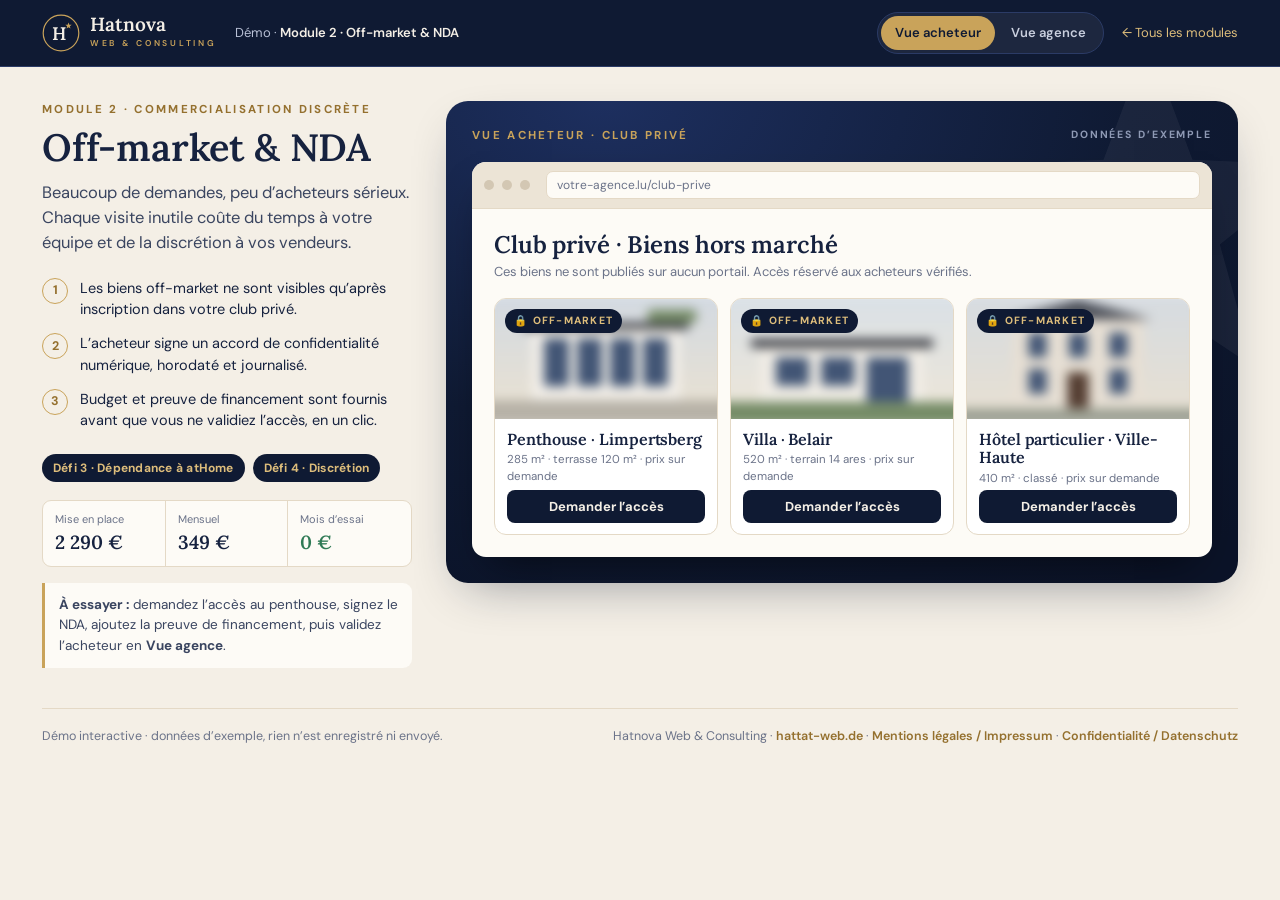
<file: off-market/index.html>
<!DOCTYPE html>
<html lang="fr">
<head>
<meta charset="utf-8">
<meta http-equiv="Content-Security-Policy" content="default-src 'none'; script-src 'self'; style-src 'self' 'unsafe-inline'; img-src 'self' data:; font-src 'self'; connect-src 'none'; media-src 'none'; object-src 'none'; frame-src 'none'; worker-src 'none'; manifest-src 'none'; base-uri 'none'; form-action 'none'; upgrade-insecure-requests">
<meta name="referrer" content="no-referrer">
<meta name="robots" content="noindex, nofollow, noarchive">
<link rel="icon" href="../assets/favicon.svg" type="image/svg+xml">

<meta name="viewport" content="width=device-width, initial-scale=1">
<title>Module 2 · Off-market &amp; NDA — Démo Hatnova</title>
<meta name="description" content="Démo interactive : club privé off-market avec accord de confidentialité numérique et validation des acheteurs.">
<link rel="stylesheet" href="../assets/hatnova.css">
<style>
  .grid3{display:grid;grid-template-columns:repeat(3,1fr);gap:12px}
  .lot{border:1px solid var(--line);border-radius:12px;overflow:hidden;background:#fff;display:flex;flex-direction:column}
  .lot .pic{height:120px;position:relative;overflow:hidden}
  .lot .pic svg{width:100%;height:100%;display:block}
  .lot.locked .pic svg{filter:blur(5px) saturate(.7);transform:scale(1.1)}
  .lot .lock{position:absolute;left:10px;top:10px;background:var(--navy);color:var(--gold-2);font-size:10.5px;font-weight:700;letter-spacing:.12em;padding:4px 9px;border-radius:99px}
  .lot .body{padding:11px 12px;display:flex;flex-direction:column;gap:3px;flex:1}
  .lot h4{font-size:16px}
  .lot .btn{margin-top:auto}
  .stepper{display:flex;gap:6px;margin-bottom:14px}
  .stepper span{flex:1;height:5px;border-radius:99px;background:var(--sand)}
  .stepper span.on{background:var(--gold)}
  .nda{height:150px;overflow:auto;border:1px solid var(--line);border-radius:9px;background:#fff;padding:12px 14px;font-size:12.5px;color:var(--ink-2)}
  .nda p{margin-bottom:8px}
  .file{display:flex;align-items:center;gap:10px;border:1.5px dashed var(--line);border-radius:10px;padding:12px;background:#fff;font-size:13.5px;cursor:pointer}
  .file.ok{border-style:solid;border-color:var(--green);background:var(--green-bg)}
  .unlocked{border:1px solid var(--green);border-radius:12px;background:#fff;padding:16px;margin-top:14px}
  .log{font-family:ui-monospace,Menlo,Consolas,monospace;font-size:12px;background:var(--navy);color:#c9d2e8;border-radius:10px;padding:12px 14px;max-height:180px;overflow:auto}
  .log div{padding:2px 0}
  .log b{color:var(--gold-2);font-weight:600}
  @media (max-width:760px){.grid3{grid-template-columns:1fr}}
</style>
</head>
<body>
<header class="topbar"><div class="topbar-in"><a class="brand" href="../index.html"><svg viewBox="0 0 48 48" aria-hidden="true"><circle cx="24" cy="24" r="22.5" fill="none" stroke="#c9a35a" stroke-width="1.5"/><text x="21.5" y="32.5" text-anchor="middle" font-family="Lora,Georgia,serif" font-size="23" font-weight="600" fill="#f4efe6">H</text><path transform="translate(33.5 15) scale(.42)" fill="#c9a35a" d="M0,-10 L2.47,-3.4 L9.51,-3.09 L3.99,1.3 L5.88,8.09 L0,4.2 L-5.88,8.09 L-3.99,1.3 L-9.51,-3.09 L-2.47,-3.4Z"/></svg><span><b>Hatnova</b><small>WEB &amp; CONSULTING</small></span></a><div class="crumb">Démo · <b>Module 2 · Off-market &amp; NDA</b></div><div class="sp"></div><div class="seg" role="group" aria-label="Vue"><button type="button" data-set-view="client" class="on" aria-pressed="true">Vue acheteur</button><button type="button" data-set-view="agence" aria-pressed="false">Vue agence</button></div><a class="toplink" href="../index.html">← Tous les modules</a></div></header>
<main class="wrap">
 <div class="mod">
  <section class="intro">
    <div class="eyebrow">Module 2 · Commercialisation discrète</div>
    <h1>Off-market &amp; NDA</h1>
    <p class="lead">Beaucoup de demandes, peu d’acheteurs sérieux. Chaque visite inutile coûte du temps à votre équipe et de la discrétion à vos vendeurs.</p>
    <ol class="steps">
      <li><span>1</span><div>Les biens off-market ne sont visibles qu’après inscription dans votre club privé.</div></li>
      <li><span>2</span><div>L’acheteur signe un accord de confidentialité numérique, horodaté et journalisé.</div></li>
      <li><span>3</span><div>Budget et preuve de financement sont fournis avant que vous ne validiez l’accès, en un clic.</div></li>
    </ol>
    <div class="chips"><span class="chip navy">Défi 3 · Dépendance à atHome</span><span class="chip navy">Défi 4 · Discrétion</span></div>
    <div class="pricebox"><div><small>Mise en place</small><b>2 290 €</b></div><div><small>Mensuel</small><b>349 €</b></div><div class="free"><small>Mois d’essai</small><b>0 €</b></div></div>
    <p class="note"><b>À essayer :</b> demandez l’accès au penthouse, signez le NDA, ajoutez la preuve de financement, puis validez l’acheteur en <b>Vue agence</b>.</p>
  </section>

  <section>
   <!-- ============ VUE ACHETEUR ============ -->
   <div class="stage" data-view="client">
    <div class="stage-head"><span class="eyebrow">Vue acheteur · Club privé</span><span class="sp"></span><span class="sample">Données d’exemple</span></div>
    <div class="browser">
      <div class="browser-bar"><i></i><i></i><i></i><div class="url">votre-agence.lu/club-prive</div></div>
      <div class="browser-body">
        <h2 style="font-size:24px">Club privé · Biens hors marché</h2>
        <p class="muted small" style="margin:4px 0 16px">Ces biens ne sont publiés sur aucun portail. Accès réservé aux acheteurs vérifiés.</p>
        <div class="grid3" id="lots"></div>

        <div id="flow" class="card hidden fade-in" style="margin-top:16px">
          <div class="stepper"><span id="s1" class="on"></span><span id="s2"></span><span id="s3"></span></div>
          <!-- étape 1 -->
          <div id="st1">
            <h3 style="font-size:18px;margin-bottom:10px">1 · Votre identité</h3>
            <div class="row2">
              <div class="field"><label>Nom et prénom</label><input id="bName" class="input" value="Laurent Meyer"></div>
              <div class="field"><label>E-mail</label><input id="bMail" class="input" value="l.meyer@example.com"></div>
            </div>
            <div class="row2">
              <div class="field"><label>Pays de résidence</label><select class="input"><option>Luxembourg</option><option>Belgique</option><option>France</option><option>Allemagne</option><option>Suisse</option><option>Autre</option></select></div>
              <div class="field"><label>J’achète pour</label><select class="input"><option>Moi-même</option><option>Une société</option></select></div>
            </div>
            <button class="btn btn-navy" id="go2">Continuer</button>
          </div>
          <!-- étape 2 -->
          <div id="st2" class="hidden">
            <h3 style="font-size:18px;margin-bottom:10px">2 · Accord de confidentialité</h3>
            <div class="nda">
              <p><b>Accord de confidentialité (modèle)</b> entre l’agence et l’acheteur potentiel.</p>
              <p>1. Toutes les informations relatives au bien (adresse, photos, plans, prix, identité du vendeur) sont strictement confidentielles.</p>
              <p>2. L’acheteur s’engage à ne pas les communiquer à des tiers, à l’exception de ses conseillers tenus au secret (notaire, banque, avocat).</p>
              <p>3. L’acheteur s’interdit tout contact direct avec le vendeur ou l’occupant sans l’accord de l’agence.</p>
              <p>4. Cet engagement vaut pendant 24 mois à compter de la signature.</p>
              <p>5. La signature électronique est horodatée et conservée dans le dossier de l’agence.</p>
              <p class="muted">Dans le module réel, nous intégrons votre propre modèle, validé par votre conseil juridique.</p>
            </div>
            <label class="check" style="margin:12px 0"><input type="checkbox" id="ndaRead"> J’ai lu et j’accepte l’accord de confidentialité.</label>
            <div class="field"><label>Signature : tapez votre nom</label><input id="ndaSig" class="input" placeholder="Laurent Meyer"></div>
            <button class="btn btn-navy" id="go3" disabled>Signer et continuer</button>
          </div>
          <!-- étape 3 -->
          <div id="st3" class="hidden">
            <h3 style="font-size:18px;margin-bottom:10px">3 · Budget et financement</h3>
            <div class="field"><label>Budget</label>
              <div class="opts" id="budOpts"><button type="button" class="opt" data-v="1 – 2 Mio. €">1 – 2 Mio. €</button><button type="button" class="opt on" data-v="2 – 3 Mio. €">2 – 3 Mio. €</button><button type="button" class="opt" data-v="3 – 5 Mio. €">3 – 5 Mio. €</button><button type="button" class="opt" data-v="+ 5 Mio. €">+ 5 Mio. €</button></div></div>
            <div class="field"><label>Financement</label>
              <select class="input" id="fin"><option>Fonds propres</option><option selected>Prêt bancaire accordé</option><option>Prêt en cours d’étude</option></select></div>
            <div class="file" id="fileBox" role="button" tabindex="0"><span class="tick no">+</span><span id="fileTxt">Ajouter la preuve de financement (exemple : attestation bancaire)</span></div>
            <button class="btn btn-gold" id="sendReq" style="margin-top:12px" disabled>Envoyer ma demande d’accès</button>
          </div>
          <!-- attente -->
          <div id="st4" class="hidden">
            <h3 style="font-size:18px">Demande envoyée</h3>
            <p class="small" style="margin-top:6px"><span class="chip amber">En attente de validation</span> L’agence vérifie votre dossier. Vous recevez l’accès par e-mail dès validation.</p>
            <p class="xs muted" style="margin-top:8px">Démo : passez en <b>Vue agence</b> pour valider cet acheteur.</p>
          </div>
        </div>

        <div id="unlocked" class="unlocked hidden fade-in">
          <span class="chip green">✓ Accès accordé</span>
          <h3 style="font-size:20px;margin:8px 0 2px">Penthouse · Limpertsberg</h3>
          <p class="small muted">Adresse : Avenue (exemple) · 6<sup>e</sup> étage · 285 m² · terrasse 120 m² · 4 chambres · 3 emplacements</p>
          <p style="margin:10px 0" class="small">Prix communiqué aux acheteurs vérifiés : <b>2 850 000 €</b> · Dossier complet avec plans, charges et photos.</p>
          <div class="opts"><button class="btn btn-navy btn-sm" data-toast="Dossier PDF : téléchargement dans le module réel.">Dossier complet (PDF)</button><button class="btn btn-ghost btn-sm" data-toast="Demande de visite transmise à l’agence.">Demander une visite</button></div>
        </div>
      </div>
    </div>
   </div>

   <!-- ============ VUE AGENCE ============ -->
   <div class="stage hidden" data-view="agence">
    <div class="stage-head"><span class="eyebrow">Vue agence · Demandes d’accès</span><span class="sp"></span><span class="sample">Données d’exemple</span></div>
    <div class="browser">
      <div class="browser-bar"><i></i><i></i><i></i><div class="url">espace.votre-agence.lu/off-market</div></div>
      <div class="browser-body">
        <div class="kpis" style="margin-bottom:16px">
          <div class="kpi"><b id="kVer">23</b><small>Acheteurs vérifiés</small></div>
          <div class="kpi"><b id="kWait">1</b><small>En attente</small></div>
          <div class="kpi"><b>41</b><small>Visites inutiles évitées</small></div>
        </div>
        <h3 style="font-size:18px;margin-bottom:8px">Demandes pour « Penthouse · Limpertsberg »</h3>
        <div class="list" id="reqList"></div>
        <h3 style="font-size:18px;margin:18px 0 8px">Journal (preuve en cas de litige)</h3>
        <div class="log" id="log"></div>
      </div>
    </div>
   </div>
  </section>
 </div>
<footer class="foot"><span>Démo interactive · données d’exemple, rien n’est enregistré ni envoyé.</span><span>Hatnova Web &amp; Consulting · <a href="https://hattat-web.de/" rel="noopener noreferrer">hattat-web.de</a> · <a href="https://hattat-web.de/impressum.html" rel="noopener noreferrer">Mentions légales / Impressum</a> · <a href="https://hattat-web.de/datenschutz.html" rel="noopener noreferrer">Confidentialité / Datenschutz</a></span></footer>
</main>
<script src="../assets/hatnova.js" defer></script>
<script src="../assets/js/off-market.js" defer></script>
</body>
</html>
</file>
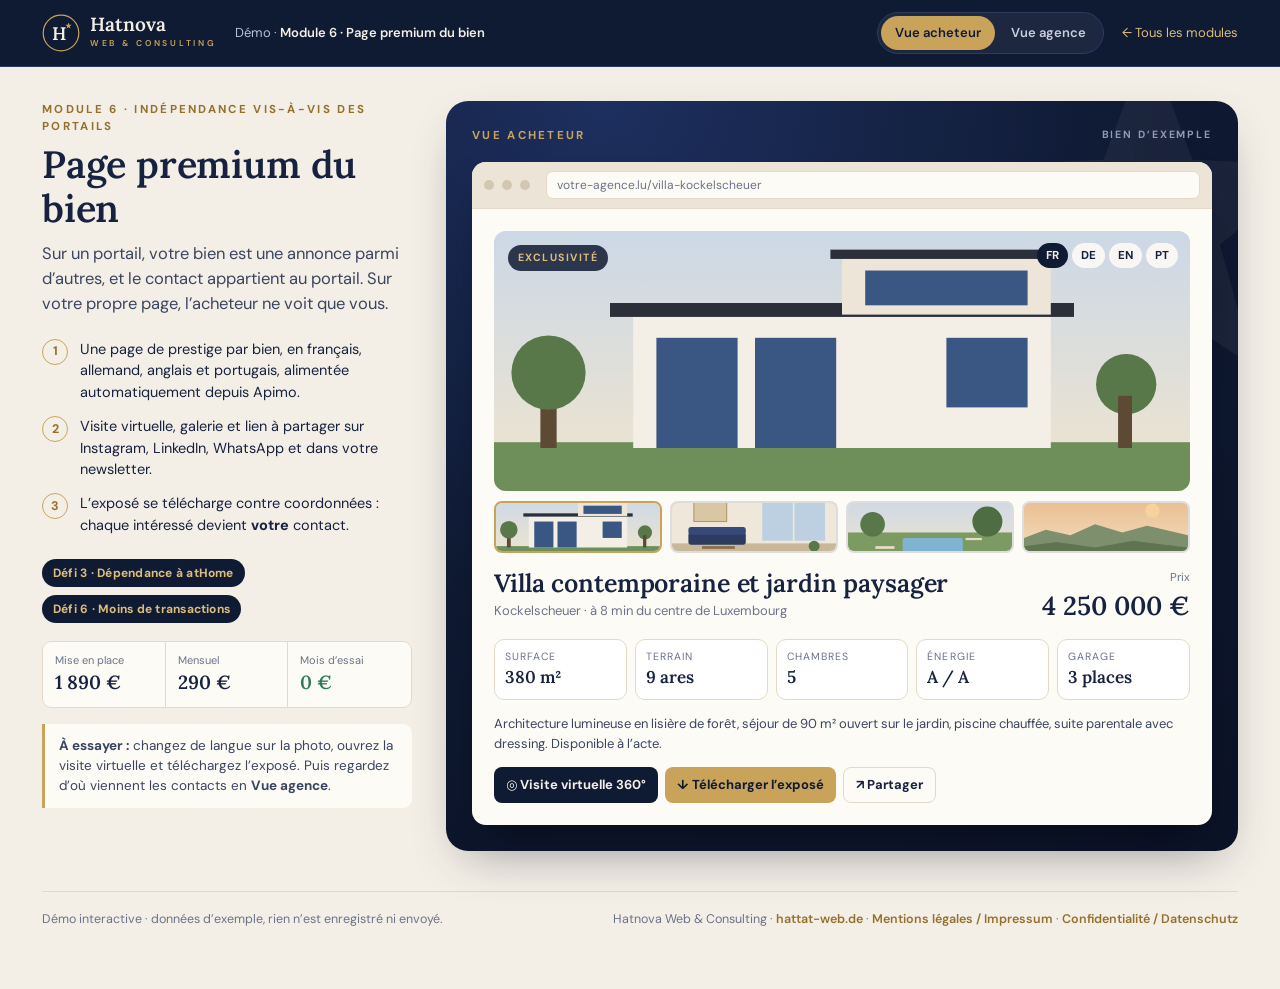
<file: page-premium/index.html>
<!DOCTYPE html>
<html lang="fr">
<head>
<meta charset="utf-8">
<meta http-equiv="Content-Security-Policy" content="default-src 'none'; script-src 'self'; style-src 'self' 'unsafe-inline'; img-src 'self' data:; font-src 'self'; connect-src 'none'; media-src 'none'; object-src 'none'; frame-src 'none'; worker-src 'none'; manifest-src 'none'; base-uri 'none'; form-action 'none'; upgrade-insecure-requests">
<meta name="referrer" content="no-referrer">
<meta name="robots" content="noindex, nofollow, noarchive">
<link rel="icon" href="../assets/favicon.svg" type="image/svg+xml">

<meta name="viewport" content="width=device-width, initial-scale=1">
<title>Module 6 · Page premium du bien — Démo Hatnova</title>
<meta name="description" content="Démo interactive : page de prestige pour chaque bien, multilingue, avec visite virtuelle et téléchargement de l'exposé contre coordonnées.">
<link rel="stylesheet" href="../assets/hatnova.css">
<style>
  .hero{position:relative;border-radius:12px;overflow:hidden;height:260px;background:#ddd}
  .hero svg{width:100%;height:100%;display:block}
  .hero .tag{position:absolute;left:14px;top:14px;background:rgba(15,26,51,.85);color:var(--gold-2);font-size:10.5px;letter-spacing:.14em;font-weight:700;padding:5px 10px;border-radius:99px}
  .hero .langsw{position:absolute;right:12px;top:12px;display:flex;gap:4px}
  .hero .langsw button{border:0;background:rgba(253,251,246,.9);border-radius:99px;padding:4px 9px;font-size:11.5px;font-weight:700;cursor:pointer;color:var(--ink)}
  .hero .langsw button.on{background:var(--navy);color:var(--cream)}
  .thumbs{display:flex;gap:8px;margin:10px 0 16px}
  .thumbs button{flex:1;height:52px;border-radius:8px;border:2px solid transparent;overflow:hidden;padding:0;cursor:pointer;background:#ddd}
  .thumbs button.on{border-color:var(--gold)}
  .thumbs svg{width:100%;height:100%;display:block}
  .facts{display:grid;grid-template-columns:repeat(5,1fr);gap:8px;margin:14px 0}
  .facts div{background:#fff;border:1px solid var(--line);border-radius:10px;padding:9px 10px}
  .facts small{display:block;font-size:10.5px;color:var(--muted);text-transform:uppercase;letter-spacing:.1em}
  .facts b{font-family:var(--serif);font-size:17px;font-weight:600}
  .modal{position:fixed;inset:0;background:rgba(10,15,30,.7);display:grid;place-items:center;z-index:80;padding:20px}
  .modal .box{background:var(--paper);border-radius:16px;max-width:640px;width:100%;overflow:hidden}
  .pano{height:300px;position:relative;overflow:hidden;cursor:grab;background:#cfc6b6}
  .pano svg{height:100%;width:auto;position:absolute;top:0;left:0;transition:transform .05s linear}
  .src{display:grid;grid-template-columns:110px 1fr 44px;gap:8px;align-items:center;font-size:13px;margin:7px 0}
  .src .progress i{background:var(--navy)}
  .src.portal .progress i{background:#b9b2a2}
  @media (max-width:760px){.facts{grid-template-columns:repeat(2,1fr)}.hero{height:200px}}
</style>
</head>
<body>
<header class="topbar"><div class="topbar-in"><a class="brand" href="../index.html"><svg viewBox="0 0 48 48" aria-hidden="true"><circle cx="24" cy="24" r="22.5" fill="none" stroke="#c9a35a" stroke-width="1.5"/><text x="21.5" y="32.5" text-anchor="middle" font-family="Lora,Georgia,serif" font-size="23" font-weight="600" fill="#f4efe6">H</text><path transform="translate(33.5 15) scale(.42)" fill="#c9a35a" d="M0,-10 L2.47,-3.4 L9.51,-3.09 L3.99,1.3 L5.88,8.09 L0,4.2 L-5.88,8.09 L-3.99,1.3 L-9.51,-3.09 L-2.47,-3.4Z"/></svg><span><b>Hatnova</b><small>WEB &amp; CONSULTING</small></span></a><div class="crumb">Démo · <b>Module 6 · Page premium du bien</b></div><div class="sp"></div><div class="seg" role="group" aria-label="Vue"><button type="button" data-set-view="client" class="on" aria-pressed="true">Vue acheteur</button><button type="button" data-set-view="agence" aria-pressed="false">Vue agence</button></div><a class="toplink" href="../index.html">← Tous les modules</a></div></header>
<main class="wrap">
 <div class="mod">
  <section class="intro">
    <div class="eyebrow">Module 6 · Indépendance vis-à-vis des portails</div>
    <h1>Page premium du bien</h1>
    <p class="lead">Sur un portail, votre bien est une annonce parmi d’autres, et le contact appartient au portail. Sur votre propre page, l’acheteur ne voit que vous.</p>
    <ol class="steps">
      <li><span>1</span><div>Une page de prestige par bien, en français, allemand, anglais et portugais, alimentée automatiquement depuis Apimo.</div></li>
      <li><span>2</span><div>Visite virtuelle, galerie et lien à partager sur Instagram, LinkedIn, WhatsApp et dans votre newsletter.</div></li>
      <li><span>3</span><div>L’exposé se télécharge contre coordonnées : chaque intéressé devient <b>votre</b> contact.</div></li>
    </ol>
    <div class="chips"><span class="chip navy">Défi 3 · Dépendance à atHome</span><span class="chip navy">Défi 6 · Moins de transactions</span></div>
    <div class="pricebox"><div><small>Mise en place</small><b>1 890 €</b></div><div><small>Mensuel</small><b>290 €</b></div><div class="free"><small>Mois d’essai</small><b>0 €</b></div></div>
    <p class="note"><b>À essayer :</b> changez de langue sur la photo, ouvrez la visite virtuelle et téléchargez l’exposé. Puis regardez d’où viennent les contacts en <b>Vue agence</b>.</p>
  </section>

  <section>
   <div class="stage" data-view="client">
    <div class="stage-head"><span class="eyebrow">Vue acheteur</span><span class="sp"></span><span class="sample">Bien d’exemple</span></div>
    <div class="browser">
      <div class="browser-bar"><i></i><i></i><i></i><div class="url">votre-agence.lu/villa-kockelscheuer</div></div>
      <div class="browser-body">
        <div class="hero" id="hero"><span class="tag" id="tTag">EXCLUSIVITÉ</span>
          <div class="langsw" id="langs"><button data-l="fr" class="on">FR</button><button data-l="de">DE</button><button data-l="en">EN</button><button data-l="pt">PT</button></div></div>
        <div class="thumbs" id="thumbs"></div>
        <div style="display:flex;gap:12px;align-items:flex-start;flex-wrap:wrap">
          <div style="flex:1;min-width:240px"><h2 style="font-size:25px" id="tTitle"></h2><p class="small muted" id="tPlace" style="margin-top:3px"></p></div>
          <div style="text-align:right"><div class="xs muted" id="tPriceL"></div><div style="font-family:var(--serif);font-size:26px;font-weight:600">4 250 000 €</div></div>
        </div>
        <div class="facts" id="facts"></div>
        <p class="small" id="tDesc" style="color:var(--ink-2)"></p>
        <div class="opts" style="margin-top:14px">
          <button class="btn btn-navy btn-sm" id="b360"></button>
          <button class="btn btn-gold btn-sm" id="bExp"></button>
          <button class="btn btn-ghost btn-sm" id="bShare"></button>
        </div>
        <form id="expForm" class="card hidden fade-in" style="margin-top:14px" autocomplete="off">
          <h3 style="font-size:17px;margin-bottom:8px" id="tExpH"></h3>
          <div class="row2"><div class="field"><label id="tNameL"></label><input class="input" id="en" value="Ana Ferreira"></div><div class="field"><label>E-mail</label><input class="input" value="ana.ferreira@example.com"></div></div>
          <button class="btn btn-gold btn-sm" type="submit" id="tSend"></button>
        </form>
        <div id="expOk" class="card hidden fade-in" style="margin-top:14px;border-color:var(--green)"><b style="color:var(--green)">✓</b> <span class="small" id="tOk"></span></div>
      </div>
    </div>
   </div>

   <div class="stage hidden" data-view="agence">
    <div class="stage-head"><span class="eyebrow">Vue agence · Vos pages premium</span><span class="sp"></span><span class="sample">Données d’exemple</span></div>
    <div class="browser">
      <div class="browser-bar"><i></i><i></i><i></i><div class="url">espace.votre-agence.lu/pages-premium</div></div>
      <div class="browser-body">
        <div class="kpis" style="margin-bottom:16px">
          <div class="kpi"><b>1 284</b><small>Vues ce mois</small></div>
          <div class="kpi"><b id="kExp">46</b><small>Exposés téléchargés</small></div>
          <div class="kpi"><b>9</b><small>Demandes de visite</small></div>
        </div>
        <div class="two" style="display:grid;grid-template-columns:1fr 1fr;gap:16px">
          <div class="card">
            <h3 style="font-size:17px;margin-bottom:6px">D’où viennent vos contacts</h3>
            <div id="srcs"></div>
            <p class="small" style="margin-top:8px"><b id="direct">76 %</b> des contacts arrivent <b>sans portail</b> (exemple).</p>
          </div>
          <div class="card">
            <h3 style="font-size:17px;margin-bottom:6px">Biens synchronisés depuis Apimo</h3>
            <p class="xs muted" style="margin-bottom:8px">Dernière synchronisation : il y a 4 min · vous gérez vos biens une seule fois</p>
            <div class="list" id="objs"></div>
          </div>
        </div>
        <h3 style="font-size:17px;margin:16px 0 8px">Derniers contacts de vos pages</h3>
        <div class="list" id="leads"></div>
      </div>
    </div>
   </div>
  </section>
 </div>
<footer class="foot"><span>Démo interactive · données d’exemple, rien n’est enregistré ni envoyé.</span><span>Hatnova Web &amp; Consulting · <a href="https://hattat-web.de/" rel="noopener noreferrer">hattat-web.de</a> · <a href="https://hattat-web.de/impressum.html" rel="noopener noreferrer">Mentions légales / Impressum</a> · <a href="https://hattat-web.de/datenschutz.html" rel="noopener noreferrer">Confidentialité / Datenschutz</a></span></footer>
</main>

<div class="modal hidden" id="m360" role="dialog" aria-modal="true" aria-label="Visite virtuelle">
  <div class="box">
    <div class="pano" id="pano"></div>
    <div style="padding:14px 16px;display:flex;gap:10px;align-items:center;flex-wrap:wrap">
      <div class="opts" id="rooms"><button class="opt on" data-r="0">Séjour</button><button class="opt" data-r="1">Terrasse</button></div>
      <span class="xs muted" style="flex:1">Glissez pour regarder autour. Dans le module réel : votre visite 3D (par ex. Matterport) intégrée.</span>
      <button class="btn btn-navy btn-sm" id="close360">Fermer</button>
    </div>
  </div>
</div>

<script src="../assets/hatnova.js" defer></script>
<script src="../assets/js/page-premium.js" defer></script>
</body>
</html>
</file>
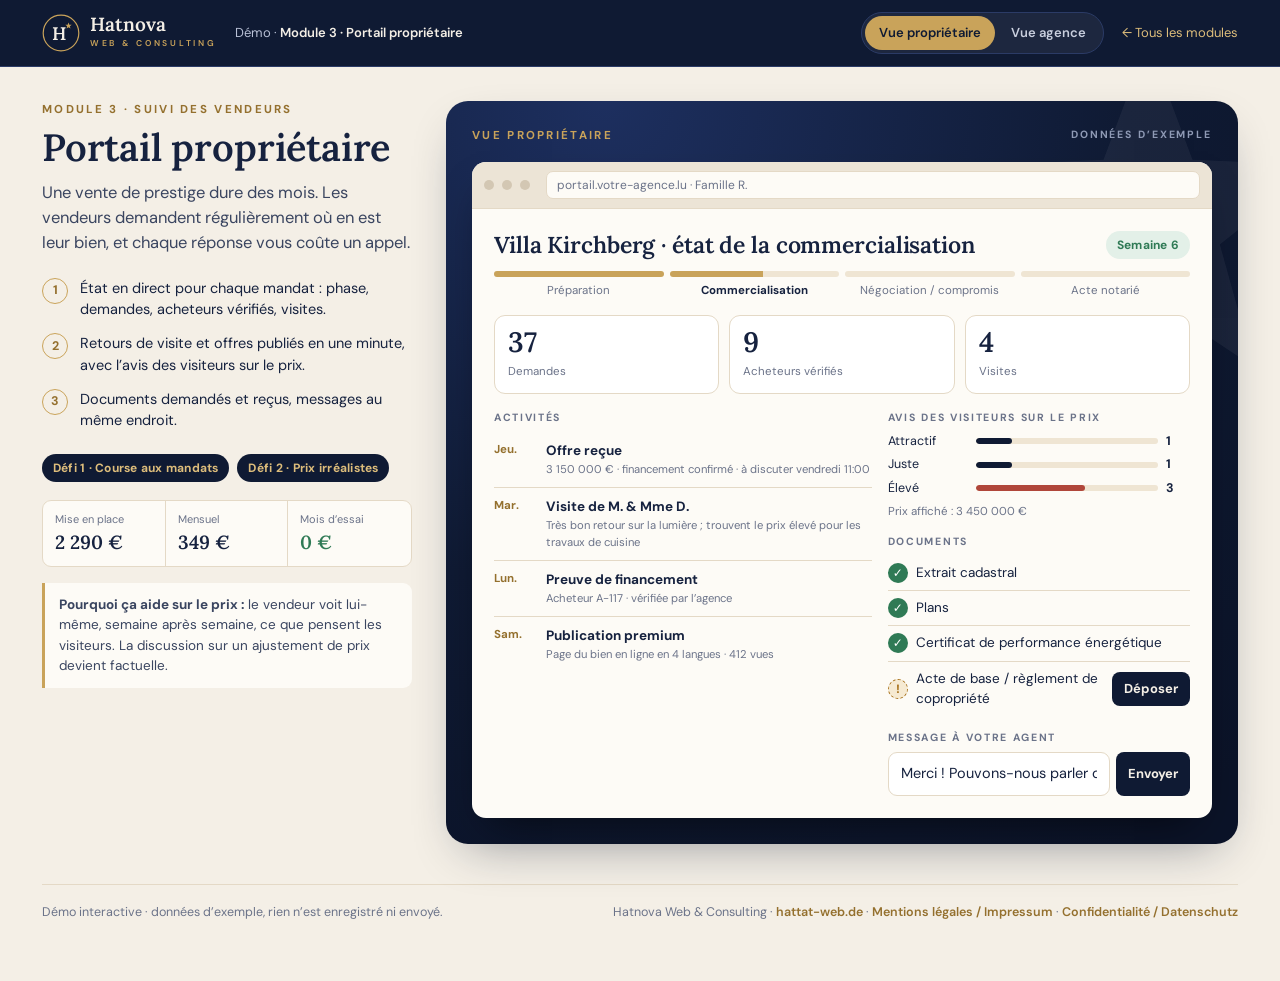
<file: portail-proprietaire/index.html>
<!DOCTYPE html>
<html lang="fr">
<head>
<meta charset="utf-8">
<meta http-equiv="Content-Security-Policy" content="default-src 'none'; script-src 'self'; style-src 'self' 'unsafe-inline'; img-src 'self' data:; font-src 'self'; connect-src 'none'; media-src 'none'; object-src 'none'; frame-src 'none'; worker-src 'none'; manifest-src 'none'; base-uri 'none'; form-action 'none'; upgrade-insecure-requests">
<meta name="referrer" content="no-referrer">
<meta name="robots" content="noindex, nofollow, noarchive">
<link rel="icon" href="../assets/favicon.svg" type="image/svg+xml">

<meta name="viewport" content="width=device-width, initial-scale=1">
<title>Module 3 · Portail propriétaire — Démo Hatnova</title>
<meta name="description" content="Démo interactive : portail en ligne pour chaque vendeur, avec suivi en direct de la commercialisation.">
<link rel="stylesheet" href="../assets/hatnova.css">
<style>
  .phases{display:grid;grid-template-columns:repeat(4,1fr);gap:6px;margin:12px 0 16px}
  .phases div{font-size:11.5px;color:var(--muted);text-align:center}
  .phases div i{display:block;height:6px;border-radius:99px;background:var(--sand);margin-bottom:5px}
  .phases div.done i{background:var(--gold)}
  .phases div.cur i{background:linear-gradient(90deg,var(--gold) 55%,var(--sand) 55%)}
  .phases div.cur{color:var(--ink);font-weight:700}
  .cols{display:grid;grid-template-columns:1.25fr 1fr;gap:16px;margin-top:16px}
  .feed .it{display:grid;grid-template-columns:44px 1fr;gap:8px;padding:9px 0;border-bottom:1px solid var(--line);font-size:13.5px}
  .feed .it:last-child{border-bottom:0}
  .feed .it .d{font-size:11.5px;color:var(--gold-d);font-weight:700}
  .feed .it small{display:block;color:var(--muted)}
  .feed .it.new{background:#fff8e8;border-radius:8px;padding:9px 8px;margin:0 -8px}
  .sect{font-size:10.5px;letter-spacing:.16em;text-transform:uppercase;color:var(--muted);font-weight:700;margin-bottom:6px}
  .doc{display:flex;align-items:center;gap:8px;padding:7px 0;border-bottom:1px solid var(--line);font-size:13.5px}
  .doc:last-child{border-bottom:0}
  .doc span.g{flex:1}
  .pricefb{display:grid;grid-template-columns:80px 1fr 24px;gap:8px;align-items:center;font-size:12.5px;margin:5px 0}
  .pricefb .progress i{background:var(--navy)}
  .pricefb .progress.hi i{background:var(--red)}
  @media (max-width:760px){.cols{grid-template-columns:1fr}.phases div{font-size:10px}}
</style>
</head>
<body>
<header class="topbar"><div class="topbar-in"><a class="brand" href="../index.html"><svg viewBox="0 0 48 48" aria-hidden="true"><circle cx="24" cy="24" r="22.5" fill="none" stroke="#c9a35a" stroke-width="1.5"/><text x="21.5" y="32.5" text-anchor="middle" font-family="Lora,Georgia,serif" font-size="23" font-weight="600" fill="#f4efe6">H</text><path transform="translate(33.5 15) scale(.42)" fill="#c9a35a" d="M0,-10 L2.47,-3.4 L9.51,-3.09 L3.99,1.3 L5.88,8.09 L0,4.2 L-5.88,8.09 L-3.99,1.3 L-9.51,-3.09 L-2.47,-3.4Z"/></svg><span><b>Hatnova</b><small>WEB &amp; CONSULTING</small></span></a><div class="crumb">Démo · <b>Module 3 · Portail propriétaire</b></div><div class="sp"></div><div class="seg" role="group" aria-label="Vue"><button type="button" data-set-view="client" class="on" aria-pressed="true">Vue propriétaire</button><button type="button" data-set-view="agence" aria-pressed="false">Vue agence</button></div><a class="toplink" href="../index.html">← Tous les modules</a></div></header>
<main class="wrap">
 <div class="mod">
  <section class="intro">
    <div class="eyebrow">Module 3 · Suivi des vendeurs</div>
    <h1>Portail propriétaire</h1>
    <p class="lead">Une vente de prestige dure des mois. Les vendeurs demandent régulièrement où en est leur bien, et chaque réponse vous coûte un appel.</p>
    <ol class="steps">
      <li><span>1</span><div>État en direct pour chaque mandat : phase, demandes, acheteurs vérifiés, visites.</div></li>
      <li><span>2</span><div>Retours de visite et offres publiés en une minute, avec l’avis des visiteurs sur le prix.</div></li>
      <li><span>3</span><div>Documents demandés et reçus, messages au même endroit.</div></li>
    </ol>
    <div class="chips"><span class="chip navy">Défi 1 · Course aux mandats</span><span class="chip navy">Défi 2 · Prix irréalistes</span></div>
    <div class="pricebox"><div><small>Mise en place</small><b>2 290 €</b></div><div><small>Mensuel</small><b>349 €</b></div><div class="free"><small>Mois d’essai</small><b>0 €</b></div></div>
    <p class="note"><b>Pourquoi ça aide sur le prix :</b> le vendeur voit lui-même, semaine après semaine, ce que pensent les visiteurs. La discussion sur un ajustement de prix devient factuelle.</p>
  </section>

  <section>
   <!-- ============ VUE PROPRIÉTAIRE ============ -->
   <div class="stage" data-view="client">
    <div class="stage-head"><span class="eyebrow">Vue propriétaire</span><span class="sp"></span><span class="sample">Données d’exemple</span></div>
    <div class="browser">
      <div class="browser-bar"><i></i><i></i><i></i><div class="url">portail.votre-agence.lu · Famille R.</div></div>
      <div class="browser-body">
        <div style="display:flex;align-items:center;gap:10px;flex-wrap:wrap"><h2 style="font-size:23px">Villa Kirchberg · état de la commercialisation</h2><span class="sp" style="flex:1"></span><span class="chip green">Semaine 6</span></div>
        <div class="phases"><div class="done"><i></i>Préparation</div><div class="cur"><i></i>Commercialisation</div><div><i></i>Négociation / compromis</div><div><i></i>Acte notarié</div></div>
        <div class="kpis"><div class="kpi"><b id="kReq">37</b><small>Demandes</small></div><div class="kpi"><b id="kVer">9</b><small>Acheteurs vérifiés</small></div><div class="kpi"><b id="kVis">4</b><small>Visites</small></div></div>
        <div class="cols">
          <div>
            <div class="sect">Activités</div>
            <div class="feed" id="feed"></div>
          </div>
          <div>
            <div class="sect">Avis des visiteurs sur le prix</div>
            <div id="pfb"></div>
            <p class="xs muted" style="margin:4px 0 14px">Prix affiché : 3 450 000 €</p>
            <div class="sect">Documents</div>
            <div id="docs"></div>
            <div class="sect" style="margin-top:14px">Message à votre agent</div>
            <div style="display:flex;gap:6px"><input class="input" id="msg" value="Merci ! Pouvons-nous parler du prix vendredi ?"><button class="btn btn-navy btn-sm" id="send">Envoyer</button></div>
          </div>
        </div>
      </div>
    </div>
   </div>

   <!-- ============ VUE AGENCE ============ -->
   <div class="stage hidden" data-view="agence">
    <div class="stage-head"><span class="eyebrow">Vue agence · Mise à jour en 1 minute</span><span class="sp"></span><span class="sample">Données d’exemple</span></div>
    <div class="browser">
      <div class="browser-bar"><i></i><i></i><i></i><div class="url">espace.votre-agence.lu/mandats</div></div>
      <div class="browser-body">
        <div class="kpis" style="margin-bottom:16px">
          <div class="kpi"><b>12</b><small>Mandats actifs</small></div>
          <div class="kpi"><b id="kCalls">18</b><small>Appels de suivi évités ce mois</small></div>
          <div class="kpi"><b id="kMsg">0</b><small>Nouveaux messages</small></div>
        </div>
        <div class="cols" style="margin-top:0">
          <form class="card" id="upd" autocomplete="off">
            <h3 style="font-size:18px;margin-bottom:10px">Publier une mise à jour</h3>
            <div class="field"><label>Mandat</label><select class="input"><option>Villa Kirchberg · Famille R.</option><option>Penthouse Limpertsberg · M. K.</option><option>Maison Strassen · Mme L.</option></select></div>
            <div class="field"><label>Type</label>
              <div class="opts" id="typeOpts"><button type="button" class="opt on" data-v="Visite">Visite</button><button type="button" class="opt" data-v="Offre">Offre</button><button type="button" class="opt" data-v="Info">Info</button></div></div>
            <div class="field"><label>Texte pour le vendeur</label><textarea class="input" id="txt" rows="3">Visite de la famille N. : coup de cœur pour le jardin, deuxième visite souhaitée avec l’architecte.</textarea></div>
            <div class="field" id="pfField"><label>Avis du visiteur sur le prix</label>
              <div class="opts" id="pfOpts"><button type="button" class="opt" data-v="0">Attractif</button><button type="button" class="opt" data-v="1">Juste</button><button type="button" class="opt on" data-v="2">Élevé</button></div></div>
            <button class="btn btn-gold btn-block" type="submit">Publier pour le vendeur</button>
          </form>
          <div>
            <div class="card">
              <h3 style="font-size:18px;margin-bottom:8px">Documents à demander</h3>
              <div class="opts">
                <button class="btn btn-ghost btn-sm" data-doc="Décompte des charges de copropriété">+ Décompte des charges</button>
                <button class="btn btn-ghost btn-sm" data-doc="Autorisation de bâtir (extension)">+ Autorisation de bâtir</button>
              </div>
              <p class="xs muted" style="margin-top:8px">Le vendeur voit la demande et dépose le document dans son portail.</p>
            </div>
            <div class="card" style="margin-top:12px">
              <h3 style="font-size:18px;margin-bottom:8px">Messages</h3>
              <div id="inbox" class="small muted">Aucun nouveau message.</div>
            </div>
          </div>
        </div>
      </div>
    </div>
   </div>
  </section>
 </div>
<footer class="foot"><span>Démo interactive · données d’exemple, rien n’est enregistré ni envoyé.</span><span>Hatnova Web &amp; Consulting · <a href="https://hattat-web.de/" rel="noopener noreferrer">hattat-web.de</a> · <a href="https://hattat-web.de/impressum.html" rel="noopener noreferrer">Mentions légales / Impressum</a> · <a href="https://hattat-web.de/datenschutz.html" rel="noopener noreferrer">Confidentialité / Datenschutz</a></span></footer>
</main>
<script src="../assets/hatnova.js" defer></script>
<script src="../assets/js/portail-proprietaire.js" defer></script>
</body>
</html>
</file>
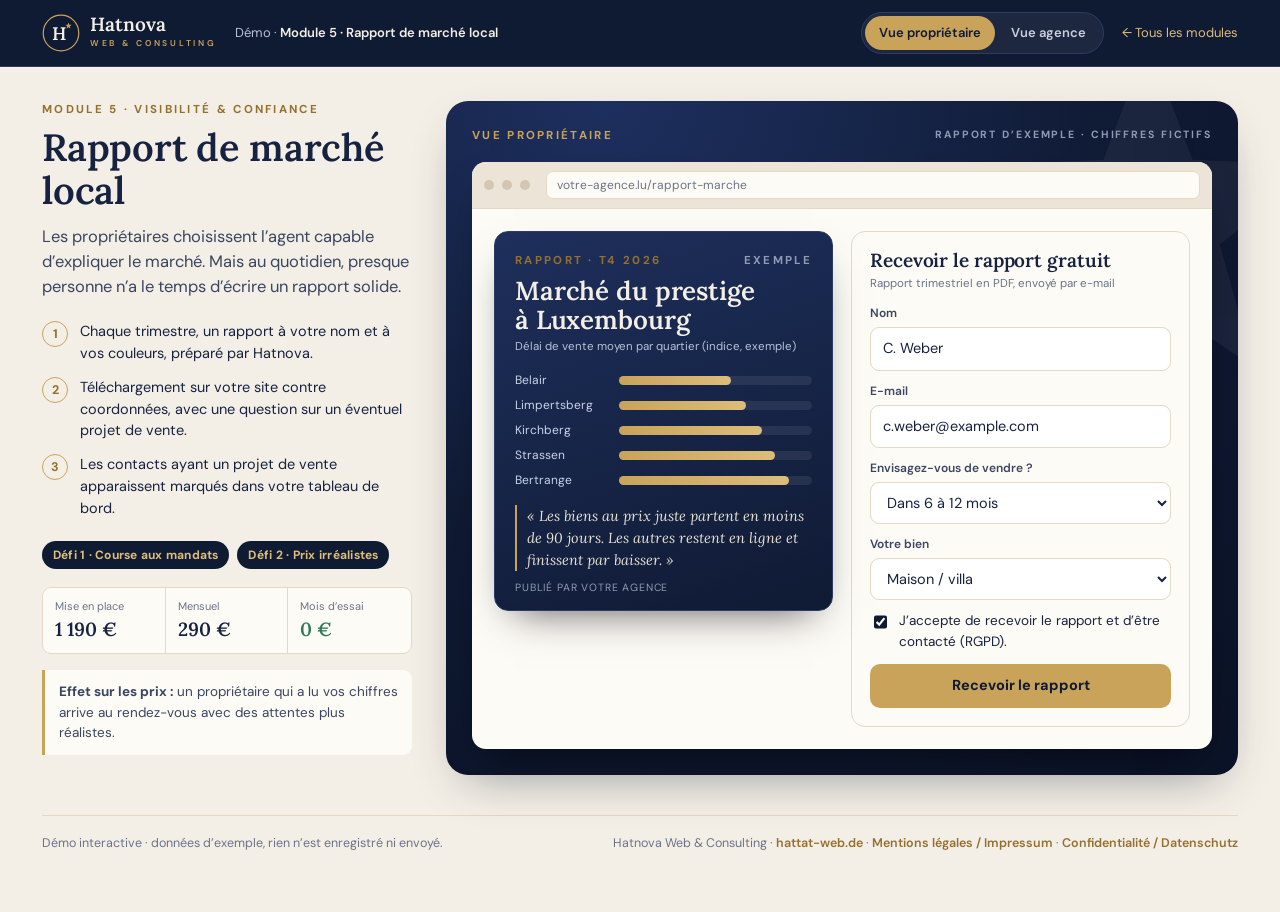
<file: rapport-marche/index.html>
<!DOCTYPE html>
<html lang="fr">
<head>
<meta charset="utf-8">
<meta http-equiv="Content-Security-Policy" content="default-src 'none'; script-src 'self'; style-src 'self' 'unsafe-inline'; img-src 'self' data:; font-src 'self'; connect-src 'none'; media-src 'none'; object-src 'none'; frame-src 'none'; worker-src 'none'; manifest-src 'none'; base-uri 'none'; form-action 'none'; upgrade-insecure-requests">
<meta name="referrer" content="no-referrer">
<meta name="robots" content="noindex, nofollow, noarchive">
<link rel="icon" href="../assets/favicon.svg" type="image/svg+xml">

<meta name="viewport" content="width=device-width, initial-scale=1">
<title>Module 5 · Rapport de marché local — Démo Hatnova</title>
<meta name="description" content="Démo interactive : rapport de marché trimestriel à votre nom, téléchargé contre coordonnées, avec détection des projets de vente.">
<link rel="stylesheet" href="../assets/hatnova.css">
<style>
  .two{display:grid;grid-template-columns:1fr 1fr;gap:18px;align-items:start}
  .report{background:linear-gradient(160deg,#1e2f5c,#0f1a33);color:var(--cream);border-radius:14px;padding:20px;border:1px solid var(--navy-line);min-height:380px;position:relative;box-shadow:0 18px 40px -20px rgba(0,0,0,.7)}
  .report h3{font-size:26px;line-height:1.1;margin:8px 0 4px}
  .report .bars{margin:16px 0}
  .report .b{display:grid;grid-template-columns:96px 1fr;gap:8px;align-items:center;font-size:12px;margin:7px 0;color:#c9d2e8}
  .report .b span i{display:block;height:9px;border-radius:99px;background:linear-gradient(90deg,var(--gold),var(--gold-2))}
  .report .b span{background:rgba(255,255,255,.08);border-radius:99px;display:block}
  .report blockquote{margin:12px 0 0;font-family:var(--serif);font-style:italic;font-size:14.5px;color:#e9e2d2;border-left:2px solid var(--gold);padding-left:10px}
  .report .by{position:absolute;left:20px;bottom:14px;font-size:10.5px;color:#8f9ab5;letter-spacing:.08em}
  .new-row td{background:#fff8e8}
  @media (max-width:760px){.two{grid-template-columns:1fr}}
</style>
</head>
<body>
<header class="topbar"><div class="topbar-in"><a class="brand" href="../index.html"><svg viewBox="0 0 48 48" aria-hidden="true"><circle cx="24" cy="24" r="22.5" fill="none" stroke="#c9a35a" stroke-width="1.5"/><text x="21.5" y="32.5" text-anchor="middle" font-family="Lora,Georgia,serif" font-size="23" font-weight="600" fill="#f4efe6">H</text><path transform="translate(33.5 15) scale(.42)" fill="#c9a35a" d="M0,-10 L2.47,-3.4 L9.51,-3.09 L3.99,1.3 L5.88,8.09 L0,4.2 L-5.88,8.09 L-3.99,1.3 L-9.51,-3.09 L-2.47,-3.4Z"/></svg><span><b>Hatnova</b><small>WEB &amp; CONSULTING</small></span></a><div class="crumb">Démo · <b>Module 5 · Rapport de marché local</b></div><div class="sp"></div><div class="seg" role="group" aria-label="Vue"><button type="button" data-set-view="client" class="on" aria-pressed="true">Vue propriétaire</button><button type="button" data-set-view="agence" aria-pressed="false">Vue agence</button></div><a class="toplink" href="../index.html">← Tous les modules</a></div></header>
<main class="wrap">
 <div class="mod">
  <section class="intro">
    <div class="eyebrow">Module 5 · Visibilité &amp; confiance</div>
    <h1>Rapport de marché local</h1>
    <p class="lead">Les propriétaires choisissent l’agent capable d’expliquer le marché. Mais au quotidien, presque personne n’a le temps d’écrire un rapport solide.</p>
    <ol class="steps">
      <li><span>1</span><div>Chaque trimestre, un rapport à votre nom et à vos couleurs, préparé par Hatnova.</div></li>
      <li><span>2</span><div>Téléchargement sur votre site contre coordonnées, avec une question sur un éventuel projet de vente.</div></li>
      <li><span>3</span><div>Les contacts ayant un projet de vente apparaissent marqués dans votre tableau de bord.</div></li>
    </ol>
    <div class="chips"><span class="chip navy">Défi 1 · Course aux mandats</span><span class="chip navy">Défi 2 · Prix irréalistes</span></div>
    <div class="pricebox"><div><small>Mise en place</small><b>1 190 €</b></div><div><small>Mensuel</small><b>290 €</b></div><div class="free"><small>Mois d’essai</small><b>0 €</b></div></div>
    <p class="note"><b>Effet sur les prix :</b> un propriétaire qui a lu vos chiffres arrive au rendez-vous avec des attentes plus réalistes.</p>
  </section>

  <section>
   <div class="stage" data-view="client">
    <div class="stage-head"><span class="eyebrow">Vue propriétaire</span><span class="sp"></span><span class="sample">Rapport d’exemple · chiffres fictifs</span></div>
    <div class="browser">
      <div class="browser-bar"><i></i><i></i><i></i><div class="url">votre-agence.lu/rapport-marche</div></div>
      <div class="browser-body">
       <div class="two">
        <div class="report">
          <div class="eyebrow" style="display:flex;justify-content:space-between"><span>Rapport · T4 2026</span><span style="color:#8f9ab5">Exemple</span></div>
          <h3>Marché du prestige<br>à Luxembourg</h3>
          <p class="xs" style="color:#b9c1d6">Délai de vente moyen par quartier (indice, exemple)</p>
          <div class="bars">
            <div class="b">Belair<span><i style="width:58%"></i></span></div>
            <div class="b">Limpertsberg<span><i style="width:66%"></i></span></div>
            <div class="b">Kirchberg<span><i style="width:74%"></i></span></div>
            <div class="b">Strassen<span><i style="width:81%"></i></span></div>
            <div class="b">Bertrange<span><i style="width:88%"></i></span></div>
          </div>
          <blockquote id="quote">« Les biens au prix juste partent en moins de 90 jours. Les autres restent en ligne et finissent par baisser. »</blockquote>
          <div class="by">PUBLIÉ PAR VOTRE AGENCE</div>
        </div>
        <div>
          <form class="card" id="dl" autocomplete="off">
            <h3 style="font-size:19px">Recevoir le rapport gratuit</h3>
            <p class="xs muted" style="margin:3px 0 12px">Rapport trimestriel en PDF, envoyé par e-mail</p>
            <div class="field"><label>Nom</label><input id="n" class="input" value="C. Weber"></div>
            <div class="field"><label>E-mail</label><input id="e" class="input" value="c.weber@example.com"></div>
            <div class="field"><label>Envisagez-vous de vendre&nbsp;?</label>
              <select id="plan" class="input"><option>Non, je m’informe</option><option>Dans plus de 12 mois</option><option selected>Dans 6 à 12 mois</option><option>Dans les 3 prochains mois</option></select></div>
            <div class="field"><label>Votre bien</label><select id="kind" class="input"><option>Maison / villa</option><option>Appartement / penthouse</option><option>Immeuble de rapport</option></select></div>
            <label class="check" style="margin:4px 0 12px"><input type="checkbox" checked> J’accepte de recevoir le rapport et d’être contacté (RGPD).</label>
            <button class="btn btn-gold btn-block" type="submit">Recevoir le rapport</button>
          </form>
          <div id="ok" class="card hidden fade-in" style="border-color:var(--green)"><b style="color:var(--green)">✓ Envoyé.</b> <span class="small">Bonne lecture ! Le rapport arrive dans votre boîte mail.</span></div>
        </div>
       </div>
      </div>
    </div>
   </div>

   <div class="stage hidden" data-view="agence">
    <div class="stage-head"><span class="eyebrow">Vue agence · Contacts du rapport</span><span class="sp"></span><span class="sample">Données d’exemple</span></div>
    <div class="browser">
      <div class="browser-bar"><i></i><i></i><i></i><div class="url">espace.votre-agence.lu/rapport</div></div>
      <div class="browser-body">
        <div class="kpis" style="margin-bottom:16px">
          <div class="kpi"><b id="kDl">128</b><small>Téléchargements ce trimestre</small></div>
          <div class="kpi"><b id="kPlan">19</b><small>Propriétaires avec projet</small></div>
          <div class="kpi"><b>6</b><small>Rendez-vous obtenus</small></div>
        </div>
        <div style="display:flex;align-items:center;gap:10px;margin-bottom:8px;flex-wrap:wrap"><h3 style="font-size:18px">Contacts</h3><span style="flex:1"></span><label class="check xs"><input type="checkbox" id="only"> Projet de vente uniquement</label></div>
        <table class="table" id="tbl"><thead><tr><th>Contact</th><th>Bien</th><th>Projet de vente</th><th></th></tr></thead><tbody></tbody></table>
        <div class="card" style="margin-top:16px">
          <h3 style="font-size:18px;margin-bottom:8px">Votre commentaire du trimestre</h3>
          <textarea class="input" id="cm" rows="3">« Les biens au prix juste partent en moins de 90 jours. Les autres restent en ligne et finissent par baisser. »</textarea>
          <button class="btn btn-navy btn-sm" id="save" style="margin-top:8px">Mettre à jour le rapport</button>
          <p class="xs muted" style="margin-top:6px">Hatnova prépare chiffres et mise en page ; vous ajoutez votre regard d’expert en deux phrases.</p>
        </div>
      </div>
    </div>
   </div>
  </section>
 </div>
<footer class="foot"><span>Démo interactive · données d’exemple, rien n’est enregistré ni envoyé.</span><span>Hatnova Web &amp; Consulting · <a href="https://hattat-web.de/" rel="noopener noreferrer">hattat-web.de</a> · <a href="https://hattat-web.de/impressum.html" rel="noopener noreferrer">Mentions légales / Impressum</a> · <a href="https://hattat-web.de/datenschutz.html" rel="noopener noreferrer">Confidentialité / Datenschutz</a></span></footer>
</main>
<script src="../assets/hatnova.js" defer></script>
<script src="../assets/js/rapport-marche.js" defer></script>
</body>
</html>
</file>
<file: assets/hatnova.css>
/* Hatnova Web & Consulting · Démos modules · luimmo.hattat-web.de */
@font-face{font-family:"Lora";src:url(fonts/lora.woff) format("woff");font-weight:400 700;font-style:normal;font-display:swap}
@font-face{font-family:"Lora";src:url(fonts/lora-italic.woff) format("woff");font-weight:400 700;font-style:italic;font-display:swap}
@font-face{font-family:"DM Sans";src:url(fonts/dmsans.woff) format("woff");font-weight:300 800;font-display:swap}

:root{
  --navy:#0f1a33;--navy-2:#15234a;--navy-3:#1e2f5c;--navy-line:#2b3b66;
  --cream:#f4efe6;--paper:#fdfbf6;--sand:#efe5d3;--line:#e4d9c6;
  --gold:#c9a35a;--gold-2:#ddbd7b;--gold-d:#94702e;
  --ink:#16223f;--ink-2:#3a4560;--muted:#6b7389;
  --green:#2f7a55;--green-bg:#e3f0e8;--red:#b0463a;--red-bg:#f7e4e0;--amber:#a8721c;--amber-bg:#f6ead2;
  --serif:"Lora",Georgia,"Times New Roman",serif;
  --sans:"DM Sans",system-ui,-apple-system,"Segoe UI",Roboto,sans-serif;
  --r:14px;--r-s:9px;
  --shadow:0 18px 50px -20px rgba(15,26,51,.45);
}
*{box-sizing:border-box}
html{-webkit-text-size-adjust:100%}
body{margin:0;font-family:var(--sans);color:var(--ink);background:var(--cream);line-height:1.5;font-size:16px}
a{color:inherit}
button,input,select,textarea{font:inherit;color:inherit}
h1,h2,h3,h4{font-family:var(--serif);font-weight:600;line-height:1.15;margin:0;letter-spacing:-.005em}
p{margin:0}
.eyebrow{font-size:11.5px;letter-spacing:.2em;text-transform:uppercase;font-weight:700;color:var(--gold-d)}
.dark .eyebrow,.on-dark .eyebrow{color:var(--gold)}
.muted{color:var(--muted)}
.small{font-size:13px}
.xs{font-size:11.5px}

/* ---------- Top bar ---------- */
.topbar{position:sticky;top:0;z-index:50;background:var(--navy);color:var(--cream);border-bottom:1px solid var(--navy-line)}
.topbar-in{max-width:1240px;margin:0 auto;padding:12px 22px;display:flex;align-items:center;gap:18px}
.brand{display:flex;align-items:center;gap:10px;text-decoration:none;color:var(--cream)}
.brand svg{width:38px;height:38px;flex:none}
.brand b{font-family:var(--serif);font-size:19px;font-weight:600;display:block;line-height:1}
.brand small{display:block;font-size:8.5px;letter-spacing:.32em;color:var(--gold);margin-top:4px;font-weight:600}
.topbar .crumb{font-size:13px;color:#b9c1d6;white-space:nowrap;overflow:hidden;text-overflow:ellipsis}
.topbar .crumb b{color:var(--cream);font-weight:600}
.topbar .sp{flex:1}
.toplink{font-size:13px;color:var(--gold-2);text-decoration:none;white-space:nowrap}
.toplink:hover{text-decoration:underline}

/* segmented view switch */
.seg{display:inline-flex;background:rgba(255,255,255,.06);border:1px solid var(--navy-line);border-radius:999px;padding:3px;gap:2px}
.seg button{border:0;background:transparent;color:#c9cfde;padding:7px 14px;border-radius:999px;font-size:13px;font-weight:600;cursor:pointer;white-space:nowrap}
.seg button.on{background:var(--gold);color:var(--navy)}
.seg.light{background:var(--paper);border-color:var(--line)}
.seg.light button{color:var(--ink-2)}
.seg.light button.on{background:var(--navy);color:var(--cream)}

/* ---------- Layout ---------- */
.wrap{max-width:1240px;margin:0 auto;padding:34px 22px 60px}
.mod{display:grid;grid-template-columns:minmax(0,370px) minmax(0,1fr);gap:34px;align-items:start}
.intro{position:sticky;top:86px}
.intro h1{font-size:38px;margin:8px 0 12px}
.intro .lead{font-size:16.5px;color:var(--ink-2)}
.steps{list-style:none;padding:0;margin:22px 0;display:grid;gap:12px}
.steps li{display:grid;grid-template-columns:28px 1fr;gap:10px;align-items:start;font-size:14.5px}
.steps li span{width:26px;height:26px;border-radius:50%;border:1.5px solid var(--gold);color:var(--gold-d);display:grid;place-items:center;font-size:12.5px;font-weight:700}
.chips{display:flex;flex-wrap:wrap;gap:8px;margin:14px 0}
.chip{display:inline-flex;align-items:center;gap:6px;font-size:12px;font-weight:700;padding:5px 11px;border-radius:999px;background:var(--sand);color:var(--gold-d);letter-spacing:.02em}
.chip.navy{background:var(--navy);color:var(--gold-2)}
.chip.green{background:var(--green-bg);color:var(--green)}
.chip.red{background:var(--red-bg);color:var(--red)}
.chip.amber{background:var(--amber-bg);color:var(--amber)}
.chip.ghost{background:transparent;border:1px solid var(--line);color:var(--ink-2)}
.note{border-left:3px solid var(--gold);background:var(--paper);border-radius:0 var(--r-s) var(--r-s) 0;padding:12px 14px;font-size:13.5px;color:var(--ink-2);margin-top:16px}
.pricebox{display:grid;grid-template-columns:1fr 1fr 1fr;border:1px solid var(--line);border-radius:var(--r-s);background:var(--paper);margin-top:18px;overflow:hidden}
.pricebox div{padding:10px 12px;border-right:1px solid var(--line)}
.pricebox div:last-child{border-right:0}
.pricebox small{display:block;font-size:11px;color:var(--muted)}
.pricebox b{font-family:var(--serif);font-size:19px;font-weight:600}
.pricebox .free b{color:var(--green)}

/* ---------- Stage & device frames ---------- */
.stage{background:radial-gradient(120% 120% at 20% 0%,#1d2f5f 0%,var(--navy) 55%,#0b1328 100%);border-radius:22px;padding:26px;box-shadow:var(--shadow);color:var(--cream);position:relative;overflow:hidden}
.stage::after{content:"";position:absolute;right:-90px;top:-60px;width:360px;height:360px;opacity:.05;background:no-repeat center/contain url("data:image/svg+xml,%3Csvg xmlns='http://www.w3.org/2000/svg' viewBox='-10 -10 20 20'%3E%3Cpath fill='%23fff' d='M0,-10 L2.47,-3.4 L9.51,-3.09 L3.99,1.3 L5.88,8.09 L0,4.2 L-5.88,8.09 L-3.99,1.3 L-9.51,-3.09 L-2.47,-3.4Z'/%3E%3C/svg%3E");pointer-events:none}
.stage-head{display:flex;align-items:center;gap:12px;margin-bottom:18px;position:relative;z-index:1;flex-wrap:wrap}
.stage-head .eyebrow{color:var(--gold)}
.stage-head .sp{flex:1}
.sample{font-size:10.5px;letter-spacing:.18em;text-transform:uppercase;color:#8f9ab5;font-weight:700}
.browser{background:var(--paper);color:var(--ink);border-radius:14px;overflow:hidden;box-shadow:0 20px 40px -18px rgba(0,0,0,.6);position:relative;z-index:1}
.browser-bar{display:flex;align-items:center;gap:8px;padding:9px 12px;background:#ece4d6;border-bottom:1px solid var(--line)}
.browser-bar i{width:10px;height:10px;border-radius:50%;background:#d3c7b3;display:inline-block}
.browser-bar .url{margin-left:8px;flex:1;background:var(--paper);border:1px solid var(--line);border-radius:7px;padding:4px 10px;font-size:12px;color:var(--muted);white-space:nowrap;overflow:hidden;text-overflow:ellipsis}
.browser-body{padding:22px}
.phone{width:250px;background:#0a0f1e;border-radius:34px;padding:10px;box-shadow:0 20px 40px -14px rgba(0,0,0,.7);border:1px solid #2a3557;position:relative;z-index:1}
.phone-screen{background:linear-gradient(180deg,#1b2a55,#0f1a33 70%);border-radius:26px;min-height:440px;padding:16px 12px;position:relative;overflow:hidden}
.phone .clock{text-align:center;font-family:var(--serif);font-size:44px;color:#fff;margin-top:20px;line-height:1}
.phone .date{text-align:center;font-size:11.5px;color:#b9c1d6;margin:4px 0 16px}
.notif{background:rgba(253,251,246,.94);color:var(--ink);border-radius:13px;padding:9px 11px;font-size:11.5px;margin-bottom:8px;animation:pop .45s cubic-bezier(.2,1.4,.4,1)}
.notif .t{display:flex;justify-content:space-between;font-size:9.5px;letter-spacing:.12em;text-transform:uppercase;color:var(--gold-d);font-weight:700;margin-bottom:3px}
.notif .t span{color:var(--muted);letter-spacing:0;text-transform:none;font-weight:500}
.notif b{display:block;font-size:12.5px}
@keyframes pop{from{transform:translateY(-14px) scale(.96);opacity:0}to{transform:none;opacity:1}}

/* ---------- Forms & UI ---------- */
.card{background:var(--paper);border:1px solid var(--line);border-radius:var(--r);padding:18px}
.card.dark{background:var(--navy-2);border-color:var(--navy-line);color:var(--cream)}
.field{display:grid;gap:5px;margin-bottom:11px}
.field label{font-size:12px;font-weight:600;color:var(--ink-2)}
.input,select.input,textarea.input{width:100%;border:1px solid var(--line);background:#fff;border-radius:9px;padding:10px 12px;font-size:14.5px;outline:none;transition:border-color .15s,box-shadow .15s}
.input:focus{border-color:var(--gold);box-shadow:0 0 0 3px rgba(201,163,90,.22)}
.row2{display:grid;grid-template-columns:1fr 1fr;gap:10px}
.row3{display:grid;grid-template-columns:1fr 1fr 1fr;gap:10px}
.btn{display:inline-flex;align-items:center;justify-content:center;gap:8px;border:0;border-radius:10px;padding:11px 18px;font-weight:700;font-size:14.5px;cursor:pointer;text-decoration:none;transition:transform .1s,filter .15s,background .15s}
.btn:active{transform:translateY(1px)}
.btn-navy{background:var(--navy);color:var(--cream)}
.btn-navy:hover{filter:brightness(1.25)}
.btn-gold{background:var(--gold);color:var(--navy)}
.btn-gold:hover{filter:brightness(1.07)}
.btn-ghost{background:transparent;border:1px solid var(--line);color:var(--ink)}
.btn-ghost:hover{background:var(--sand)}
.btn-ghost.on-dark{border-color:var(--navy-line);color:var(--cream)}
.btn-ghost.on-dark:hover{background:rgba(255,255,255,.06)}
.btn-sm{padding:7px 12px;font-size:13px;border-radius:8px}
.btn-block{width:100%}
.btn[disabled]{opacity:.45;cursor:not-allowed}
.opts{display:flex;flex-wrap:wrap;gap:7px}
.opt{border:1px solid var(--line);background:#fff;border-radius:999px;padding:7px 13px;font-size:13.5px;cursor:pointer;font-weight:600;color:var(--ink-2)}
.opt.on{background:var(--navy);border-color:var(--navy);color:var(--cream)}
.check{display:flex;gap:9px;align-items:flex-start;font-size:13.5px;cursor:pointer}
.check input{margin-top:3px;accent-color:var(--navy);width:16px;height:16px}
.kpis{display:grid;grid-template-columns:repeat(3,1fr);gap:10px}
.kpi{background:#fff;border:1px solid var(--line);border-radius:11px;padding:11px 13px}
.kpi b{font-family:var(--serif);font-size:28px;font-weight:600;display:block;line-height:1.1}
.kpi small{font-size:11.5px;color:var(--muted)}
.list{display:grid;gap:0;border:1px solid var(--line);border-radius:11px;background:#fff;overflow:hidden}
.list .li{display:flex;gap:12px;align-items:center;padding:11px 14px;border-bottom:1px solid var(--line);font-size:14px}
.list .li:last-child{border-bottom:0}
.list .li .grow{flex:1;min-width:0}
.list .li .grow small{display:block;color:var(--muted);font-size:12px}
.tick{width:20px;height:20px;border-radius:50%;display:inline-grid;place-items:center;font-size:12px;font-weight:800;flex:none}
.tick.ok{background:var(--green);color:#fff}
.tick.wait{background:var(--amber-bg);color:var(--amber);border:1px dashed var(--amber)}
.tick.no{background:#eee;color:#999}
.divider{height:1px;background:var(--line);margin:16px 0}
.hidden{display:none!important}
.fade-in{animation:fade .35s ease}
@keyframes fade{from{opacity:0;transform:translateY(6px)}to{opacity:1;transform:none}}
.pulse{animation:pulse 1.6s ease-in-out 2}
@keyframes pulse{0%,100%{box-shadow:0 0 0 0 rgba(201,163,90,0)}50%{box-shadow:0 0 0 6px rgba(201,163,90,.35)}}
.table{width:100%;border-collapse:collapse;font-size:13.5px;background:#fff;border:1px solid var(--line);border-radius:11px;overflow:hidden}
.table th{font-size:10.5px;letter-spacing:.14em;text-transform:uppercase;color:var(--muted);text-align:left;padding:9px 12px;border-bottom:1px solid var(--line);background:var(--paper)}
.table td{padding:9px 12px;border-bottom:1px solid var(--line);vertical-align:middle}
.table tr:last-child td{border-bottom:0}
.table .num{text-align:right;font-variant-numeric:tabular-nums}
.table input.input{padding:5px 8px;font-size:13.5px;width:100px;text-align:right}
.progress{height:6px;background:var(--sand);border-radius:99px;overflow:hidden}
.progress i{display:block;height:100%;background:var(--gold);border-radius:99px;transition:width .5s}

/* toast */
.toast{position:fixed;left:50%;bottom:26px;transform:translateX(-50%) translateY(30px);background:var(--navy);color:var(--cream);border:1px solid var(--gold);padding:11px 18px;border-radius:12px;font-size:14px;box-shadow:var(--shadow);opacity:0;transition:all .3s;z-index:99;max-width:92vw}
.toast.show{opacity:1;transform:translateX(-50%) translateY(0)}

/* footer */
.foot{border-top:1px solid var(--line);margin-top:40px;padding-top:18px;display:flex;flex-wrap:wrap;gap:10px 24px;justify-content:space-between;font-size:12.5px;color:var(--muted)}
.foot a{color:var(--gold-d);text-decoration:none;font-weight:600}

/* split stage (browser + phone) */
.split{display:grid;grid-template-columns:minmax(0,1fr) auto;gap:22px;align-items:start;position:relative;z-index:1}

@media (max-width:980px){
  .mod{grid-template-columns:1fr}
  .intro{position:static}
  .split{grid-template-columns:1fr}
  .phone{margin:0 auto}
}
@media (max-width:640px){
  .topbar-in{padding:10px 14px;gap:10px;flex-wrap:wrap}
  .topbar .crumb{display:none}
  .wrap{padding:22px 14px 50px}
  .intro h1{font-size:30px}
  .stage{padding:16px;border-radius:16px}
  .browser-body{padding:16px}
  .row2,.row3{grid-template-columns:1fr}
  .kpis{grid-template-columns:1fr 1fr 1fr}
  .kpi b{font-size:22px}
  .seg button{padding:6px 10px;font-size:12px}
}
@media print{.topbar,.toast{display:none}}
</file>
